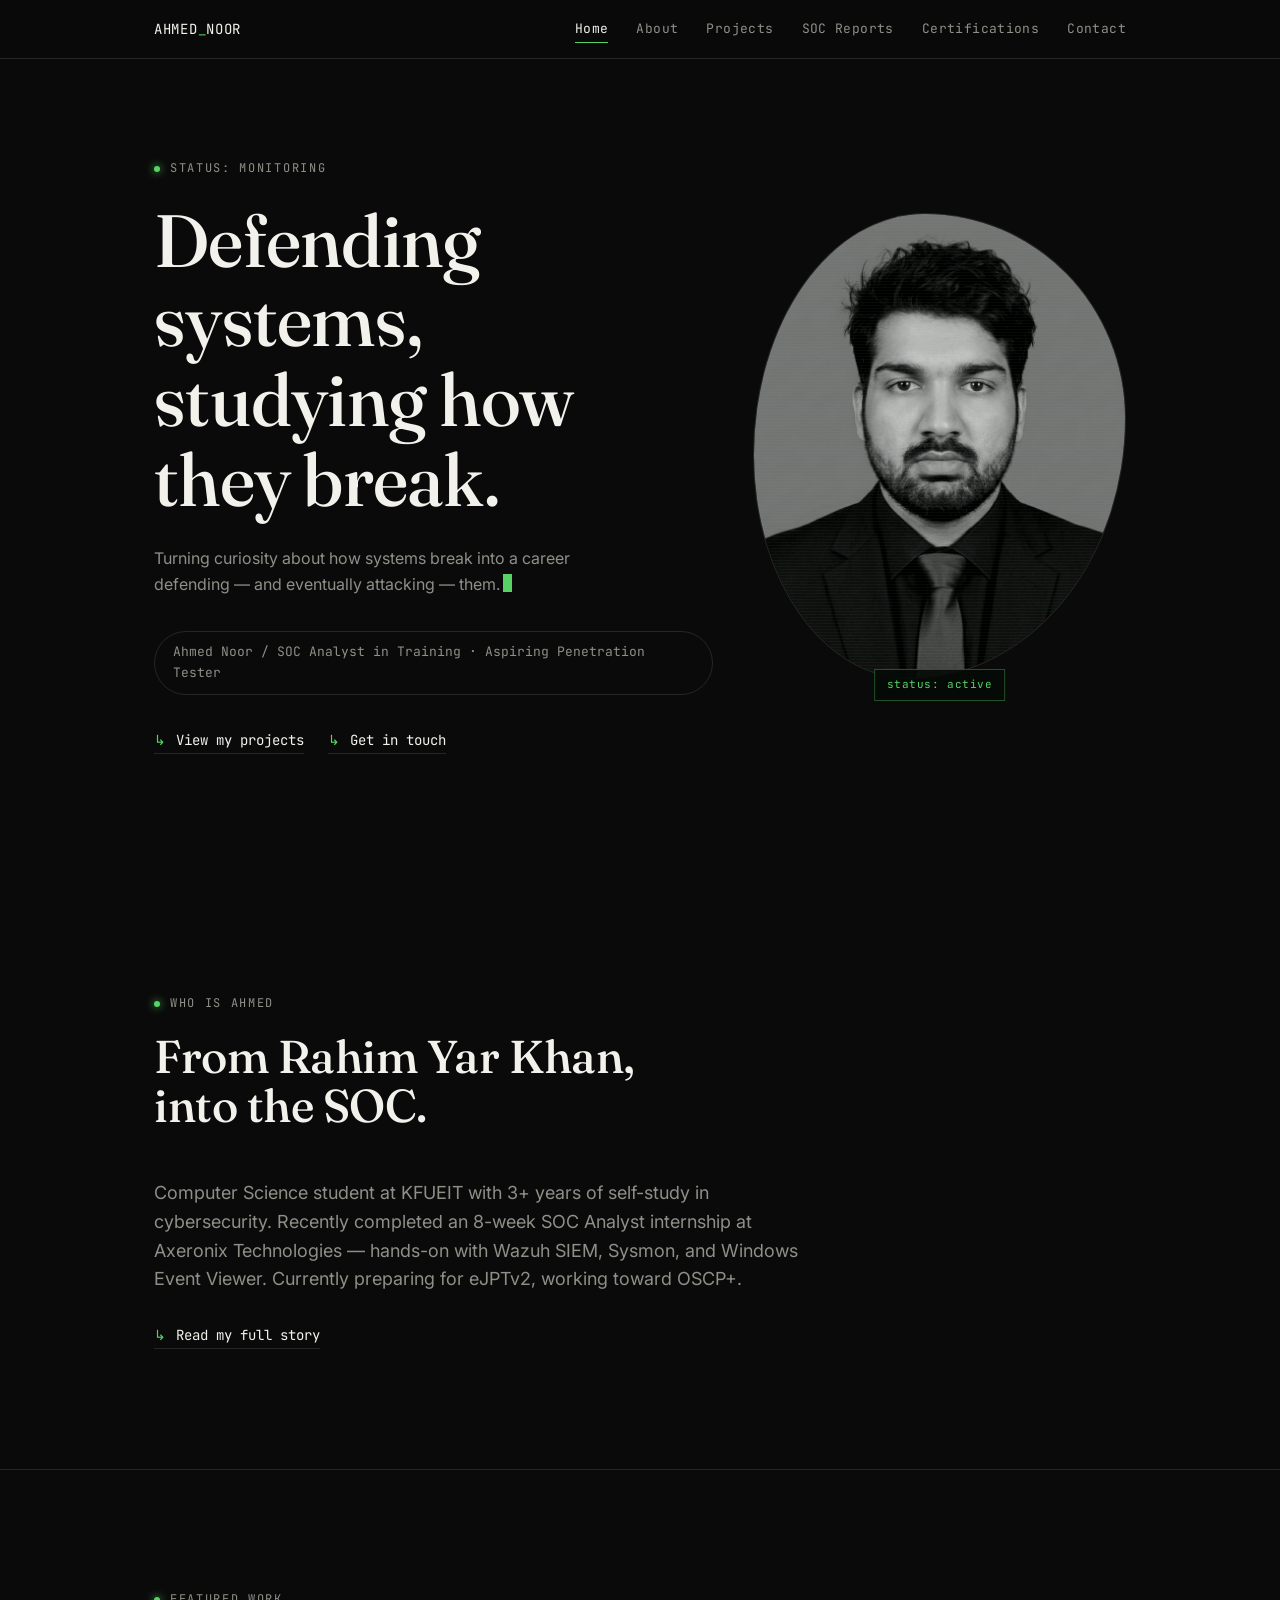
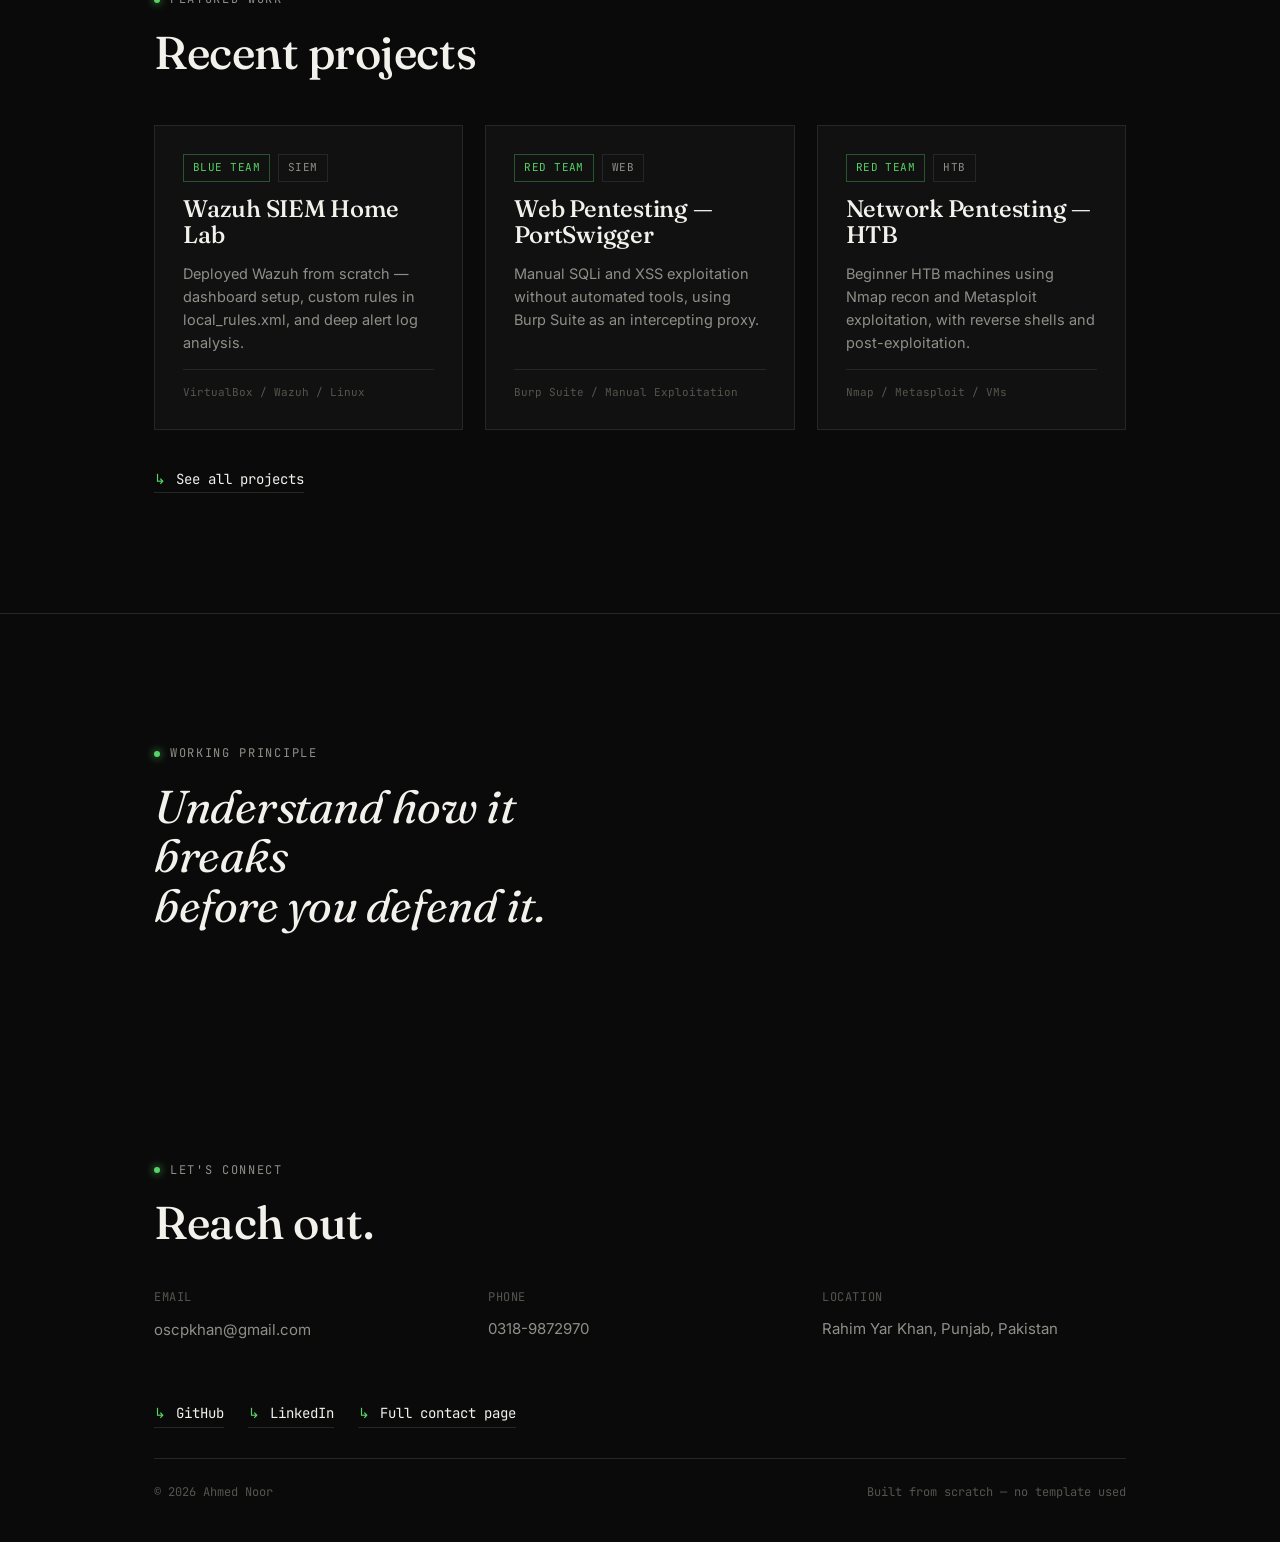
<file: index.html>
<!DOCTYPE html>
<html lang="en">
<head>
<meta charset="UTF-8">
<meta name="viewport" content="width=device-width, initial-scale=1.0">
<title>Ahmed Noor — SOC Analyst in Training</title>
<link rel="stylesheet" href="css/style.css">
</head>
<body>

<header class="site-nav">
  <div class="nav-inner">
    <a href="index.html" class="nav-logo">AHMED<span>_</span>NOOR</a>
    <nav>
      <ul class="nav-links">
        <li><a href="index.html">Home</a></li>
        <li><a href="about.html">About</a></li>
        <li><a href="projects.html">Projects</a></li>
        <li><a href="soc-reports.html">SOC Reports</a></li>
        <li><a href="certifications.html">Certifications</a></li>
        <li><a href="contact.html">Contact</a></li>
      </ul>
    </nav>
    <button class="nav-toggle">MENU</button>
  </div>
</header>

<main class="wrap">

  <section class="hero" style="border-bottom:none;">
    <div>
      <div class="eyebrow">status: monitoring</div>
      <h1>Defending<br>systems,<br>studying how<br>they break.</h1>
      <p class="tagline">Turning curiosity about how systems break into a career defending — and eventually attacking — them.<span class="cursor"></span></p>
      <div class="role-pill">Ahmed Noor / SOC Analyst in Training · Aspiring Penetration Tester</div>
      <div style="margin-top:34px; display:flex; gap:24px; flex-wrap:wrap;">
        <a class="arrow-link" href="projects.html"><span class="glyph">↳</span> View my projects</a>
        <a class="arrow-link" href="contact.html"><span class="glyph">↳</span> Get in touch</a>
      </div>
    </div>
    <div class="hero-photo">
      <div class="photo-frame">
        <img src="images/profile.png" alt="Ahmed Noor">
      </div>
      <div class="scan-tag">status: active</div>
    </div>
  </section>

</main>

<section>
  <div class="wrap">
    <div class="section-head">
      <div class="eyebrow">Who is Ahmed</div>
      <h2>From Rahim Yar Khan,<br>into the SOC.</h2>
    </div>
    <p class="lede">Computer Science student at KFUEIT with 3+ years of self-study in cybersecurity. Recently completed an 8-week SOC Analyst internship at Axeronix Technologies — hands-on with Wazuh SIEM, Sysmon, and Windows Event Viewer. Currently preparing for eJPTv2, working toward OSCP+.</p>
    <div style="margin-top:28px;">
      <a class="arrow-link" href="about.html"><span class="glyph">↳</span> Read my full story</a>
    </div>
  </div>
</section>

<section>
  <div class="wrap">
    <div class="section-head">
      <div class="eyebrow">Featured Work</div>
      <h2>Recent projects</h2>
    </div>
    <div class="grid cols-3">
      <div class="card">
        <div class="tag-row"><span class="tag status-live">Blue Team</span><span class="tag">SIEM</span></div>
        <h3>Wazuh SIEM Home Lab</h3>
        <p>Deployed Wazuh from scratch — dashboard setup, custom rules in local_rules.xml, and deep alert log analysis.</p>
        <div class="card-meta">VirtualBox / Wazuh / Linux</div>
      </div>
      <div class="card">
        <div class="tag-row"><span class="tag status-live">Red Team</span><span class="tag">Web</span></div>
        <h3>Web Pentesting — PortSwigger</h3>
        <p>Manual SQLi and XSS exploitation without automated tools, using Burp Suite as an intercepting proxy.</p>
        <div class="card-meta">Burp Suite / Manual Exploitation</div>
      </div>
      <div class="card">
        <div class="tag-row"><span class="tag status-live">Red Team</span><span class="tag">HTB</span></div>
        <h3>Network Pentesting — HTB</h3>
        <p>Beginner HTB machines using Nmap recon and Metasploit exploitation, with reverse shells and post-exploitation.</p>
        <div class="card-meta">Nmap / Metasploit / VMs</div>
      </div>
    </div>
    <div style="margin-top:36px;">
      <a class="arrow-link" href="projects.html"><span class="glyph">↳</span> See all projects</a>
    </div>
  </div>
</section>

<section class="statement" style="border-bottom:none;">
  <div class="wrap">
    <div class="eyebrow">Working principle</div>
    <h2 style="margin-top:18px;">Understand how it breaks<br>before you defend it.</h2>
  </div>
</section>

<footer>
  <div class="wrap">
    <div class="section-head" style="margin-bottom:24px;">
      <div class="eyebrow">Let's connect</div>
      <h2>Reach out.</h2>
    </div>
    <div class="contact-grid">
      <div>
        <div class="label">Email</div>
        <a class="value" href="mailto:oscpkhan@gmail.com">oscpkhan@gmail.com</a>
      </div>
      <div>
        <div class="label">Phone</div>
        <div class="value">0318-9872970</div>
      </div>
      <div>
        <div class="label">Location</div>
        <div class="value">Rahim Yar Khan, Punjab, Pakistan</div>
      </div>
    </div>
    <div style="display:flex; gap:24px; flex-wrap:wrap; margin-bottom:30px;">
      <a class="arrow-link" href="https://github.com/AhmedNoo00R" target="_blank" rel="noopener"><span class="glyph">↳</span> GitHub</a>
      <a class="arrow-link" href="https://www.linkedin.com/in/ahmed-n000r" target="_blank" rel="noopener"><span class="glyph">↳</span> LinkedIn</a>
      <a class="arrow-link" href="contact.html"><span class="glyph">↳</span> Full contact page</a>
    </div>
    <div class="foot-bottom">
      <span>© 2026 Ahmed Noor</span>
      <span>Built from scratch — no template used</span>
    </div>
  </div>
</footer>

<script src="js/script.js"></script>
</body>
</html>
</file>
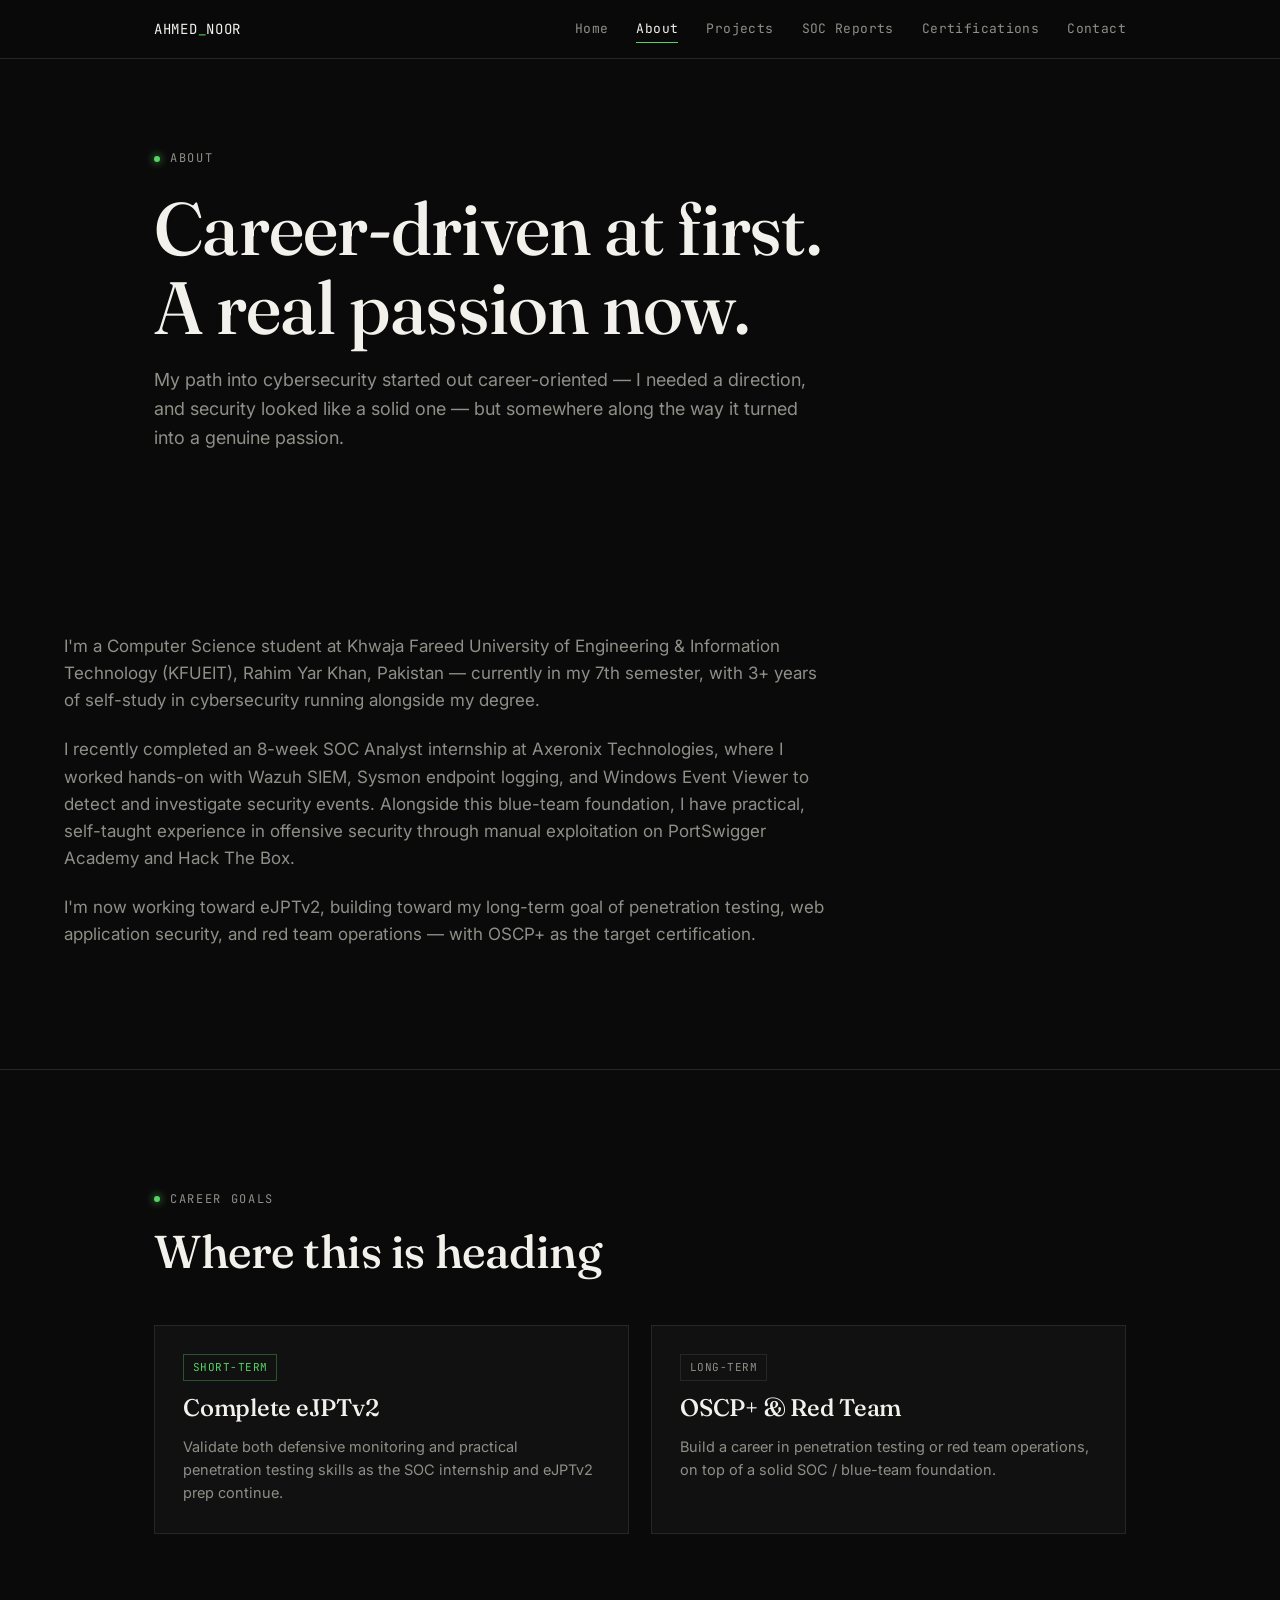
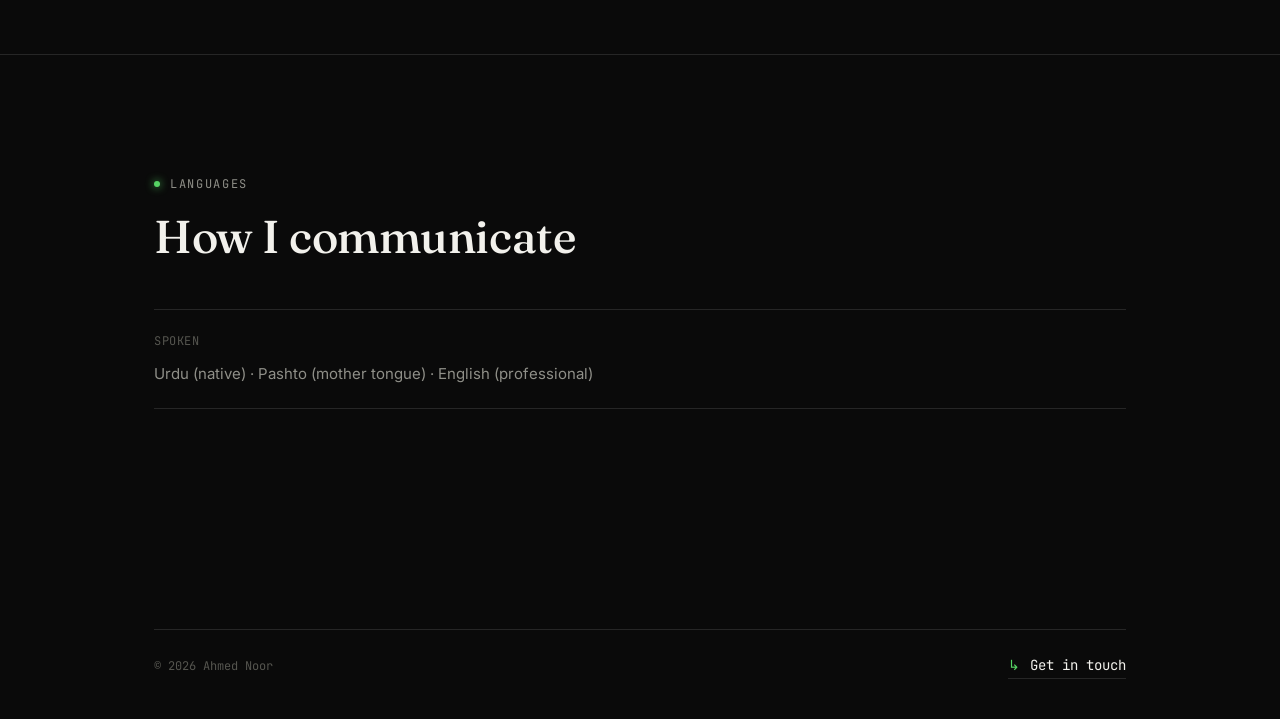
<file: about.html>
<!DOCTYPE html>
<html lang="en">
<head>
<meta charset="UTF-8">
<meta name="viewport" content="width=device-width, initial-scale=1.0">
<title>About — Ahmed Noor</title>
<link rel="stylesheet" href="css/style.css">
</head>
<body>

<header class="site-nav">
  <div class="nav-inner">
    <a href="index.html" class="nav-logo">AHMED<span>_</span>NOOR</a>
    <nav>
      <ul class="nav-links">
        <li><a href="index.html">Home</a></li>
        <li><a href="about.html">About</a></li>
        <li><a href="projects.html">Projects</a></li>
        <li><a href="soc-reports.html">SOC Reports</a></li>
        <li><a href="certifications.html">Certifications</a></li>
        <li><a href="contact.html">Contact</a></li>
      </ul>
    </nav>
    <button class="nav-toggle">MENU</button>
  </div>
</header>

<main class="wrap">

  <section class="page-hero" style="border-bottom:none;">
    <div class="eyebrow">About</div>
    <h1>Career-driven at first.<br>A real passion now.</h1>
    <p class="lede">My path into cybersecurity started out career-oriented — I needed a direction, and security looked like a solid one — but somewhere along the way it turned into a genuine passion.</p>
  </section>

</main>

<section>
  <div class="wrap" style="max-width:760px; padding-left:0; padding-right:0; margin-left:var(--pad); margin-right:var(--pad);">
    <p style="font-size:17px; color:var(--ink-dim); margin-bottom:22px;">
      I'm a Computer Science student at Khwaja Fareed University of Engineering & Information Technology (KFUEIT), Rahim Yar Khan, Pakistan — currently in my 7th semester, with 3+ years of self-study in cybersecurity running alongside my degree.
    </p>
    <p style="font-size:17px; color:var(--ink-dim); margin-bottom:22px;">
      I recently completed an 8-week SOC Analyst internship at Axeronix Technologies, where I worked hands-on with Wazuh SIEM, Sysmon endpoint logging, and Windows Event Viewer to detect and investigate security events. Alongside this blue-team foundation, I have practical, self-taught experience in offensive security through manual exploitation on PortSwigger Academy and Hack The Box.
    </p>
    <p style="font-size:17px; color:var(--ink-dim);">
      I'm now working toward eJPTv2, building toward my long-term goal of penetration testing, web application security, and red team operations — with OSCP+ as the target certification.
    </p>
  </div>
</section>

<section>
  <div class="wrap">
    <div class="section-head">
      <div class="eyebrow">Career goals</div>
      <h2>Where this is heading</h2>
    </div>
    <div class="grid cols-2">
      <div class="card">
        <div class="tag-row"><span class="tag status-live">Short-term</span></div>
        <h3>Complete eJPTv2</h3>
        <p>Validate both defensive monitoring and practical penetration testing skills as the SOC internship and eJPTv2 prep continue.</p>
      </div>
      <div class="card">
        <div class="tag-row"><span class="tag">Long-term</span></div>
        <h3>OSCP+ &amp; Red Team</h3>
        <p>Build a career in penetration testing or red team operations, on top of a solid SOC / blue-team foundation.</p>
      </div>
    </div>
  </div>
</section>

<section style="border-bottom:none;">
  <div class="wrap">
    <div class="section-head">
      <div class="eyebrow">Languages</div>
      <h2>How I communicate</h2>
    </div>
    <div class="skill-block">
      <div class="skill-label">Spoken</div>
      <div class="skill-items">Urdu (native) · Pashto (mother tongue) · English (professional)</div>
    </div>
  </div>
</section>

<footer>
  <div class="wrap">
    <div class="foot-bottom">
      <span>© 2026 Ahmed Noor</span>
      <a class="arrow-link" href="contact.html"><span class="glyph">↳</span> Get in touch</a>
    </div>
  </div>
</footer>

<script src="js/script.js"></script>
</body>
</html>
</file>
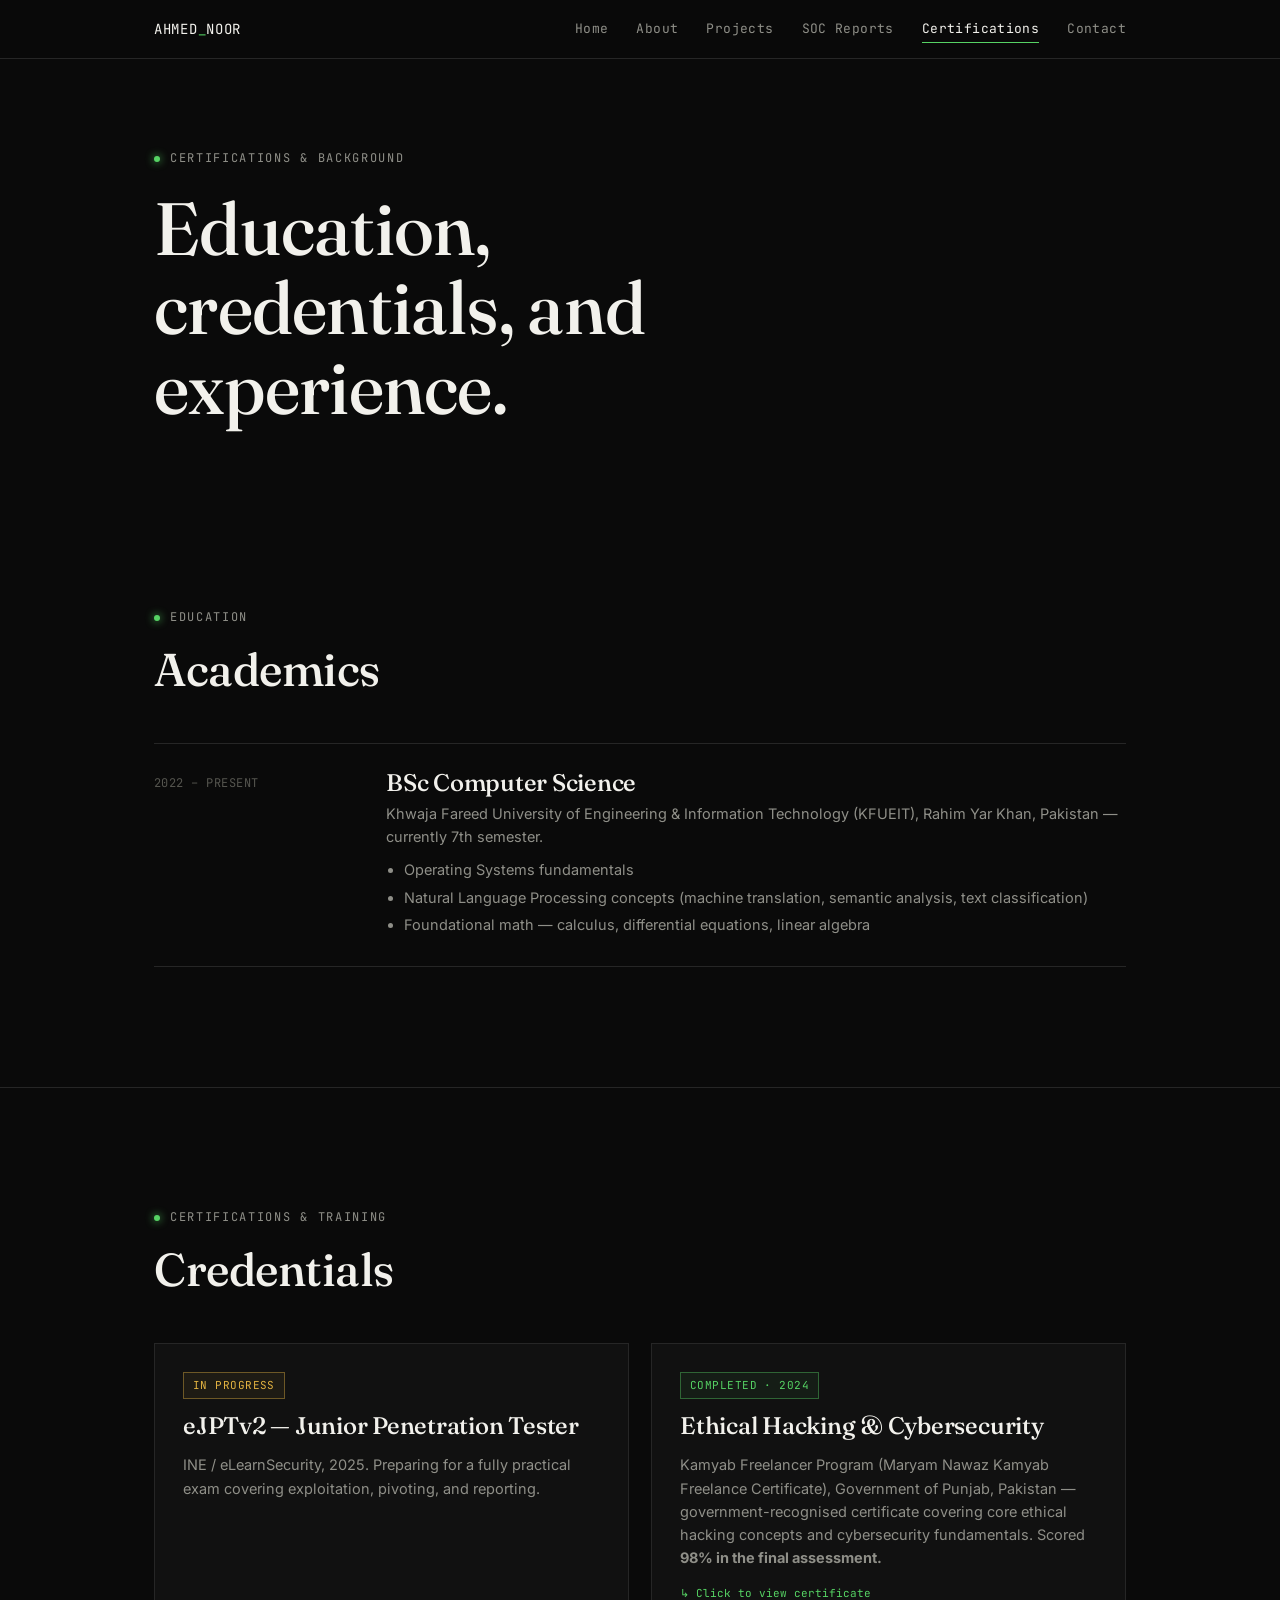
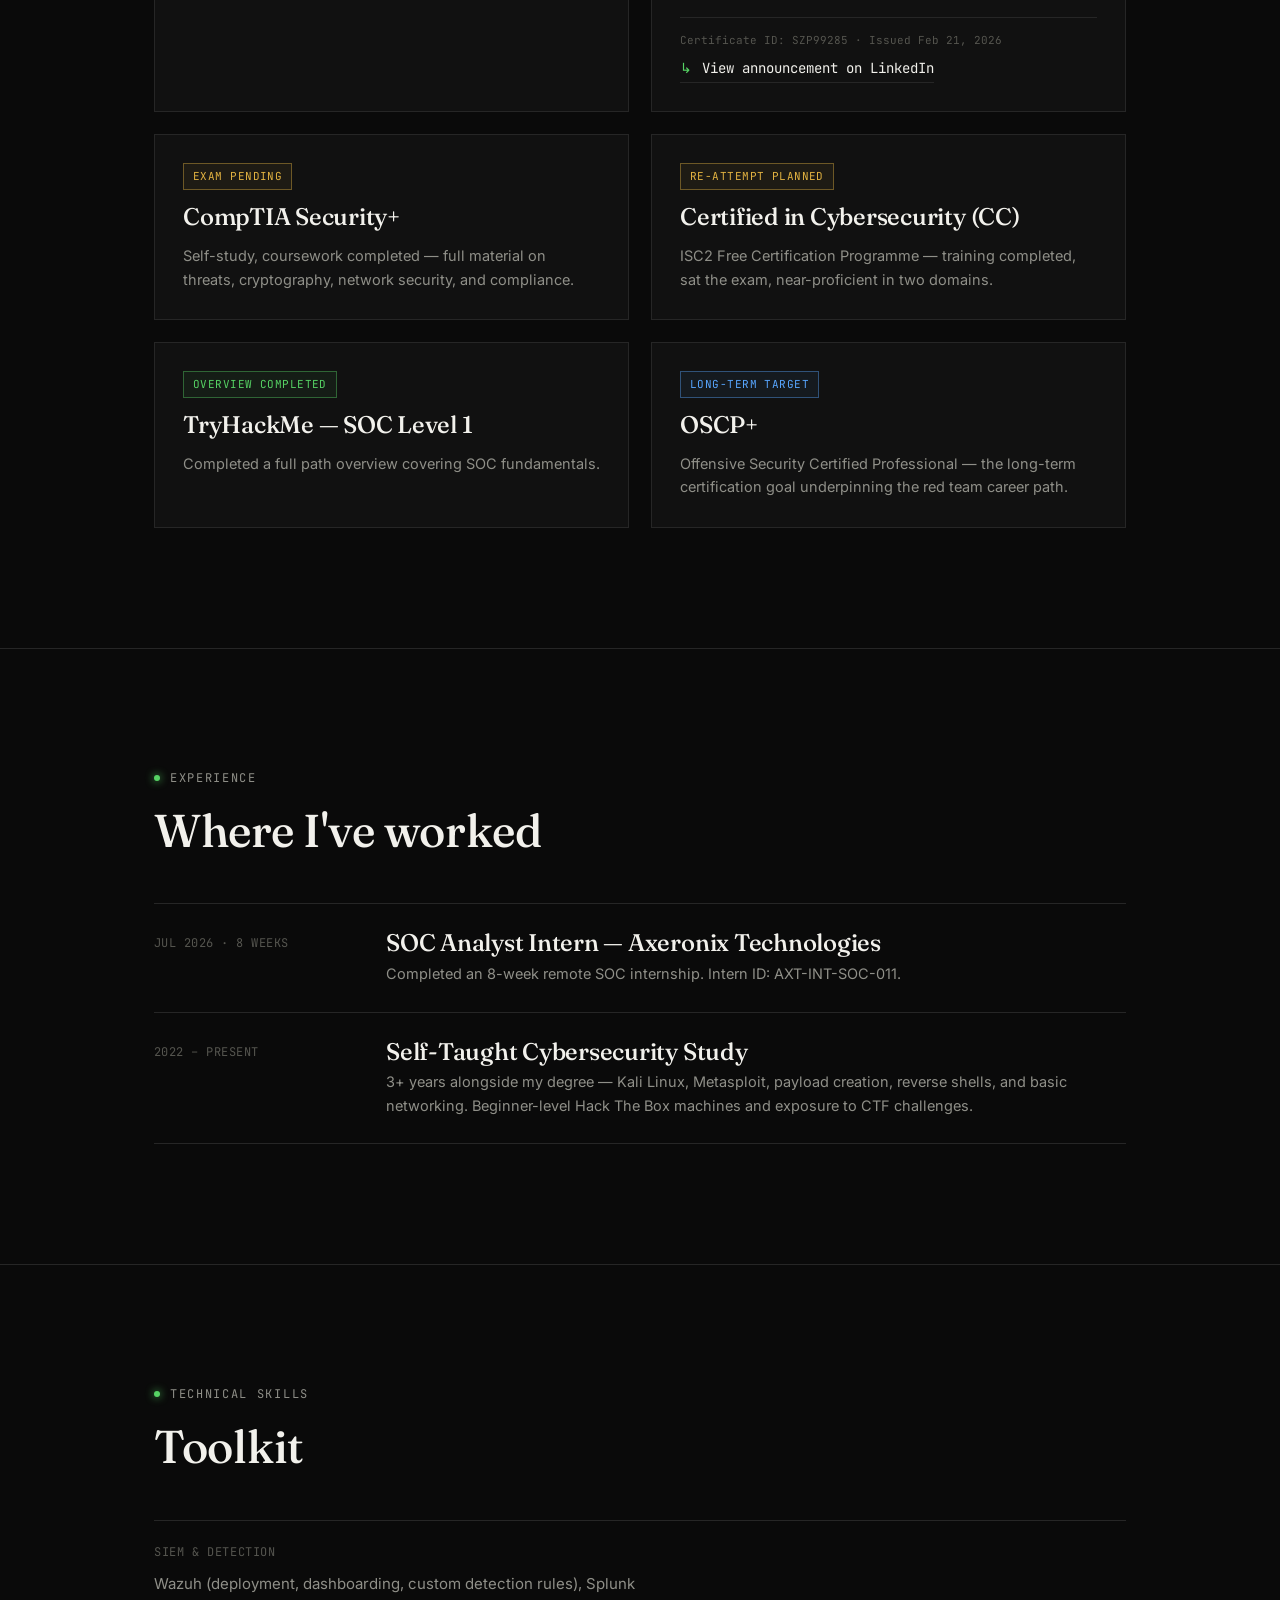
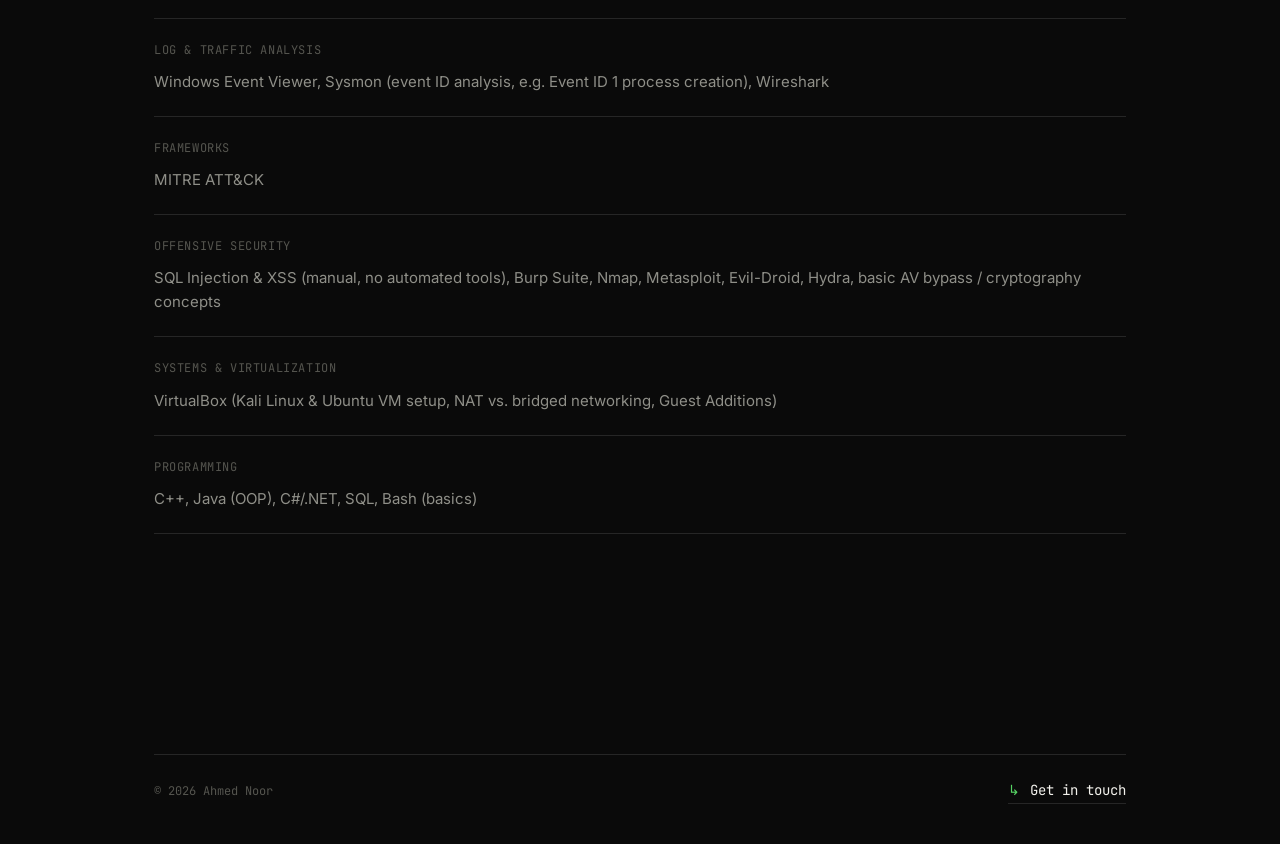
<file: certifications.html>
<!DOCTYPE html>
<html lang="en">
<head>
<meta charset="UTF-8">
<meta name="viewport" content="width=device-width, initial-scale=1.0">
<title>Certifications — Ahmed Noor</title>
<link rel="stylesheet" href="css/style.css">
</head>
<body>

<header class="site-nav">
  <div class="nav-inner">
    <a href="index.html" class="nav-logo">AHMED<span>_</span>NOOR</a>
    <nav>
      <ul class="nav-links">
        <li><a href="index.html">Home</a></li>
        <li><a href="about.html">About</a></li>
        <li><a href="projects.html">Projects</a></li>
        <li><a href="soc-reports.html">SOC Reports</a></li>
        <li><a href="certifications.html">Certifications</a></li>
        <li><a href="contact.html">Contact</a></li>
      </ul>
    </nav>
    <button class="nav-toggle">MENU</button>
  </div>
</header>

<main class="wrap">
  <section class="page-hero" style="border-bottom:none;">
    <div class="eyebrow">Certifications &amp; Background</div>
    <h1>Education,<br>credentials, and<br>experience.</h1>
  </section>
</main>

<section>
  <div class="wrap">
    <div class="section-head">
      <div class="eyebrow">Education</div>
      <h2>Academics</h2>
    </div>
    <div class="rows">
      <div class="row">
        <div class="row-label">2022 – Present</div>
        <div>
          <h3>BSc Computer Science</h3>
          <p>Khwaja Fareed University of Engineering &amp; Information Technology (KFUEIT), Rahim Yar Khan, Pakistan — currently 7th semester.</p>
          <ul>
            <li>Operating Systems fundamentals</li>
            <li>Natural Language Processing concepts (machine translation, semantic analysis, text classification)</li>
            <li>Foundational math — calculus, differential equations, linear algebra</li>
          </ul>
        </div>
      </div>
    </div>
  </div>
</section>

<section>
  <div class="wrap">
    <div class="section-head">
      <div class="eyebrow">Certifications &amp; Training</div>
      <h2>Credentials</h2>
    </div>
    <div class="grid cols-2">
      <div class="card">
        <div class="tag-row"><span class="tag status-progress">In Progress</span></div>
        <h3>eJPTv2 — Junior Penetration Tester</h3>
        <p>INE / eLearnSecurity, 2025. Preparing for a fully practical exam covering exploitation, pivoting, and reporting.</p>
      </div>
      <div class="card clickable" onclick="openLightbox()">
        <div class="tag-row"><span class="tag status-complete">Completed · 2024</span></div>
        <h3>Ethical Hacking &amp; Cybersecurity</h3>
        <p>Kamyab Freelancer Program (Maryam Nawaz Kamyab Freelance Certificate), Government of Punjab, Pakistan — government-recognised certificate covering core ethical hacking concepts and cybersecurity fundamentals. Scored <strong>98% in the final assessment.</strong></p>
        <div class="view-hint">↳ Click to view certificate</div>
        <div class="card-meta">
          Certificate ID: SZP99285 · Issued Feb 21, 2026<br>
          <a class="arrow-link" href="https://www.linkedin.com/posts/ahmed-n000r_excited-to-share-that-ive-officially-earned-share-7433943222076395520-OPWC/?utm_source=share&utm_medium=member_desktop&rcm=ACoAAGN_bpYBNxmHY14edEUFITm764o-_lpaujk" target="_blank" rel="noopener" onclick="event.stopPropagation()" style="margin-top:8px; display:inline-flex;"><span class="glyph">↳</span> View announcement on LinkedIn</a>
        </div>
      </div>
      <div class="card">
        <div class="tag-row"><span class="tag status-pending">Exam Pending</span></div>
        <h3>CompTIA Security+</h3>
        <p>Self-study, coursework completed — full material on threats, cryptography, network security, and compliance.</p>
      </div>
      <div class="card">
        <div class="tag-row"><span class="tag status-planned">Re-attempt Planned</span></div>
        <h3>Certified in Cybersecurity (CC)</h3>
        <p>ISC2 Free Certification Programme — training completed, sat the exam, near-proficient in two domains.</p>
      </div>
      <div class="card">
        <div class="tag-row"><span class="tag status-complete">Overview Completed</span></div>
        <h3>TryHackMe — SOC Level 1</h3>
        <p>Completed a full path overview covering SOC fundamentals.</p>
      </div>
      <div class="card">
        <div class="tag-row"><span class="tag status-longterm">Long-Term Target</span></div>
        <h3>OSCP+</h3>
        <p>Offensive Security Certified Professional — the long-term certification goal underpinning the red team career path.</p>
      </div>
    </div>
  </div>
</section>

<section>
  <div class="wrap">
    <div class="section-head">
      <div class="eyebrow">Experience</div>
      <h2>Where I've worked</h2>
    </div>
    <div class="rows">
      <div class="row">
        <div class="row-label">Jul 2026 · 8 weeks</div>
        <div>
          <h3>SOC Analyst Intern — Axeronix Technologies</h3>
          <p>Completed an 8-week remote SOC internship. Intern ID: AXT-INT-SOC-011.</p>
        </div>
      </div>
      <div class="row">
        <div class="row-label">2022 – Present</div>
        <div>
          <h3>Self-Taught Cybersecurity Study</h3>
          <p>3+ years alongside my degree — Kali Linux, Metasploit, payload creation, reverse shells, and basic networking. Beginner-level Hack The Box machines and exposure to CTF challenges.</p>
        </div>
      </div>
    </div>
  </div>
</section>

<section style="border-bottom:none;">
  <div class="wrap">
    <div class="section-head">
      <div class="eyebrow">Technical Skills</div>
      <h2>Toolkit</h2>
    </div>
    <div class="skill-block">
      <div class="skill-label">SIEM &amp; Detection</div>
      <div class="skill-items">Wazuh (deployment, dashboarding, custom detection rules), Splunk</div>
    </div>
    <div class="skill-block">
      <div class="skill-label">Log &amp; Traffic Analysis</div>
      <div class="skill-items">Windows Event Viewer, Sysmon (event ID analysis, e.g. Event ID 1 process creation), Wireshark</div>
    </div>
    <div class="skill-block">
      <div class="skill-label">Frameworks</div>
      <div class="skill-items">MITRE ATT&amp;CK</div>
    </div>
    <div class="skill-block">
      <div class="skill-label">Offensive Security</div>
      <div class="skill-items">SQL Injection &amp; XSS (manual, no automated tools), Burp Suite, Nmap, Metasploit, Evil-Droid, Hydra, basic AV bypass / cryptography concepts</div>
    </div>
    <div class="skill-block">
      <div class="skill-label">Systems &amp; Virtualization</div>
      <div class="skill-items">VirtualBox (Kali Linux &amp; Ubuntu VM setup, NAT vs. bridged networking, Guest Additions)</div>
    </div>
    <div class="skill-block">
      <div class="skill-label">Programming</div>
      <div class="skill-items">C++, Java (OOP), C#/.NET, SQL, Bash (basics)</div>
    </div>
  </div>
</section>

<footer>
  <div class="wrap">
    <div class="foot-bottom">
      <span>© 2026 Ahmed Noor</span>
      <a class="arrow-link" href="contact.html"><span class="glyph">↳</span> Get in touch</a>
    </div>
  </div>
</footer>

<div class="lightbox" id="cert-lightbox">
  <button class="lightbox-close" onclick="closeLightbox()">✕ Close</button>
  <img src="images/kamyab-certificate.jpg" alt="Ethical Hacking & Cybersecurity Certificate — Kamyab Freelancer Program">
</div>

<script>
function openLightbox(){
  document.getElementById('cert-lightbox').classList.add('open');
}
function closeLightbox(){
  document.getElementById('cert-lightbox').classList.remove('open');
}
document.getElementById('cert-lightbox').addEventListener('click', function(e){
  if(e.target === this) closeLightbox();
});
</script>

<script src="js/script.js"></script>
</body>
</html>
</file>
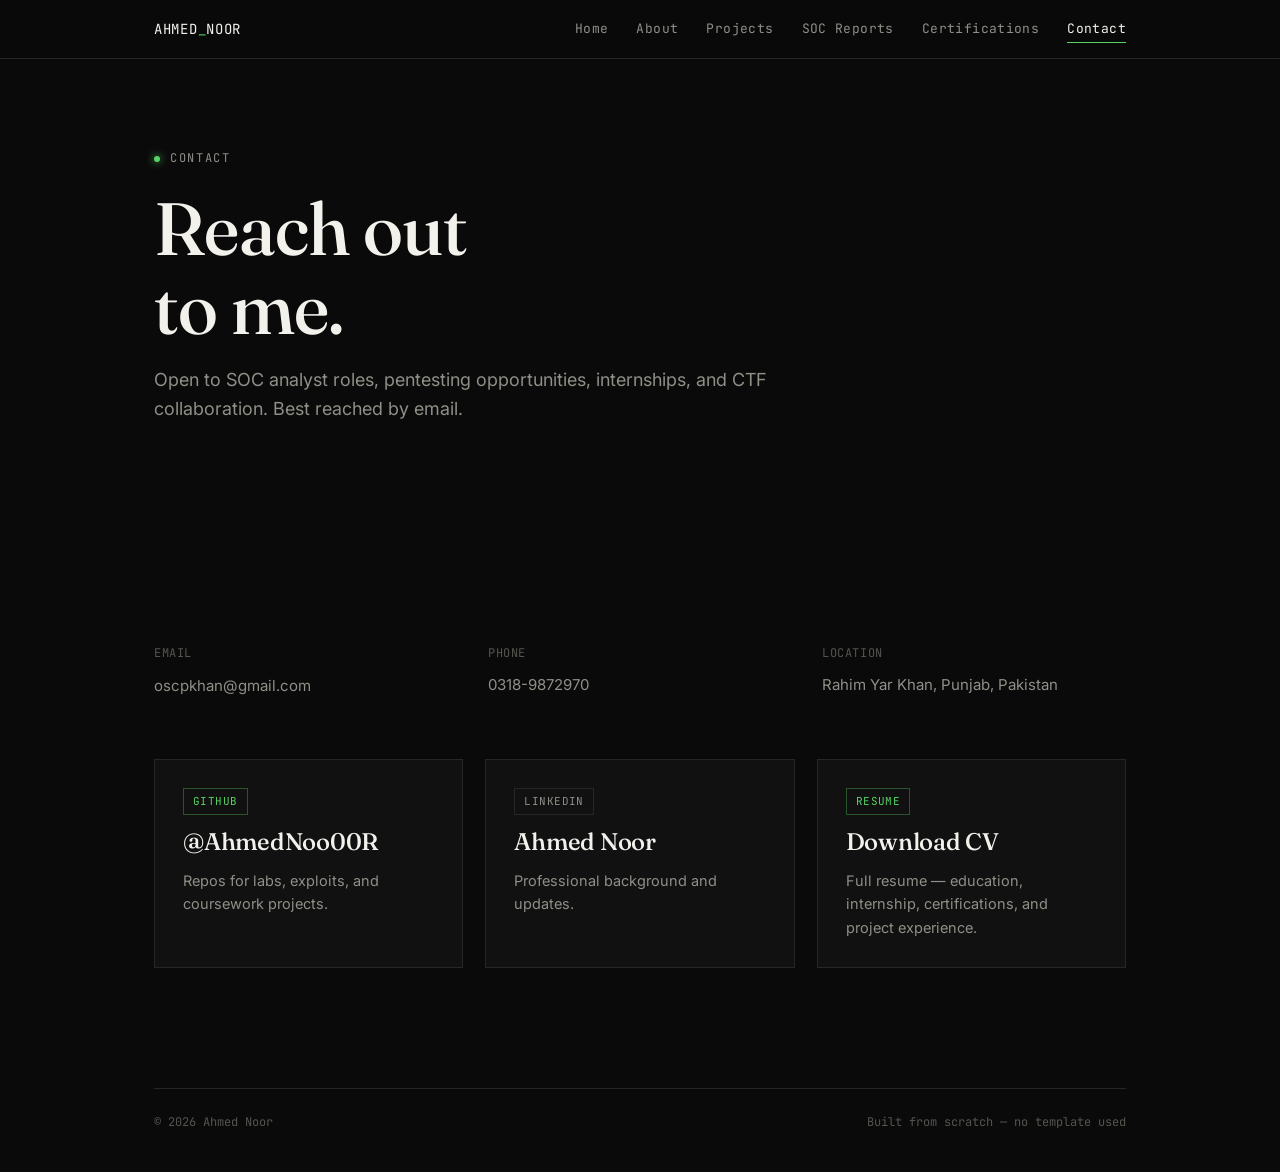
<file: contact.html>
<!DOCTYPE html>
<html lang="en">
<head>
<meta charset="UTF-8">
<meta name="viewport" content="width=device-width, initial-scale=1.0">
<title>Contact — Ahmed Noor</title>
<link rel="stylesheet" href="css/style.css">
</head>
<body>

<header class="site-nav">
  <div class="nav-inner">
    <a href="index.html" class="nav-logo">AHMED<span>_</span>NOOR</a>
    <nav>
      <ul class="nav-links">
        <li><a href="index.html">Home</a></li>
        <li><a href="about.html">About</a></li>
        <li><a href="projects.html">Projects</a></li>
        <li><a href="soc-reports.html">SOC Reports</a></li>
        <li><a href="certifications.html">Certifications</a></li>
        <li><a href="contact.html">Contact</a></li>
      </ul>
    </nav>
    <button class="nav-toggle">MENU</button>
  </div>
</header>

<main class="wrap">
  <section class="page-hero" style="border-bottom:none;">
    <div class="eyebrow">Contact</div>
    <h1>Reach out<br>to me.</h1>
    <p class="lede">Open to SOC analyst roles, pentesting opportunities, internships, and CTF collaboration. Best reached by email.</p>
  </section>
</main>

<section style="border-bottom:none;">
  <div class="wrap">
    <div class="contact-grid">
      <div>
        <div class="label">Email</div>
        <a class="value" href="mailto:oscpkhan@gmail.com">oscpkhan@gmail.com</a>
      </div>
      <div>
        <div class="label">Phone</div>
        <div class="value">0318-9872970</div>
      </div>
      <div>
        <div class="label">Location</div>
        <div class="value">Rahim Yar Khan, Punjab, Pakistan</div>
      </div>
    </div>

    <div class="grid cols-3" style="margin-top:20px;">
      <a class="card" href="https://github.com/AhmedNoo00R" target="_blank" rel="noopener">
        <div class="tag-row"><span class="tag status-live">GitHub</span></div>
        <h3>@AhmedNoo00R</h3>
        <p>Repos for labs, exploits, and coursework projects.</p>
      </a>
      <a class="card" href="https://www.linkedin.com/in/ahmed-n000r" target="_blank" rel="noopener">
        <div class="tag-row"><span class="tag">LinkedIn</span></div>
        <h3>Ahmed Noor</h3>
        <p>Professional background and updates.</p>
      </a>
      <a class="card" href="files/Ahmed_Noor_CV.pdf" download>
        <div class="tag-row"><span class="tag status-live">Resume</span></div>
        <h3>Download CV</h3>
        <p>Full resume — education, internship, certifications, and project experience.</p>
      </a>
    </div>
  </div>
</section>

<footer style="padding-top:0;">
  <div class="wrap">
    <div class="foot-bottom">
      <span>© 2026 Ahmed Noor</span>
      <span>Built from scratch — no template used</span>
    </div>
  </div>
</footer>

<script src="js/script.js"></script>
</body>
</html>
</file>
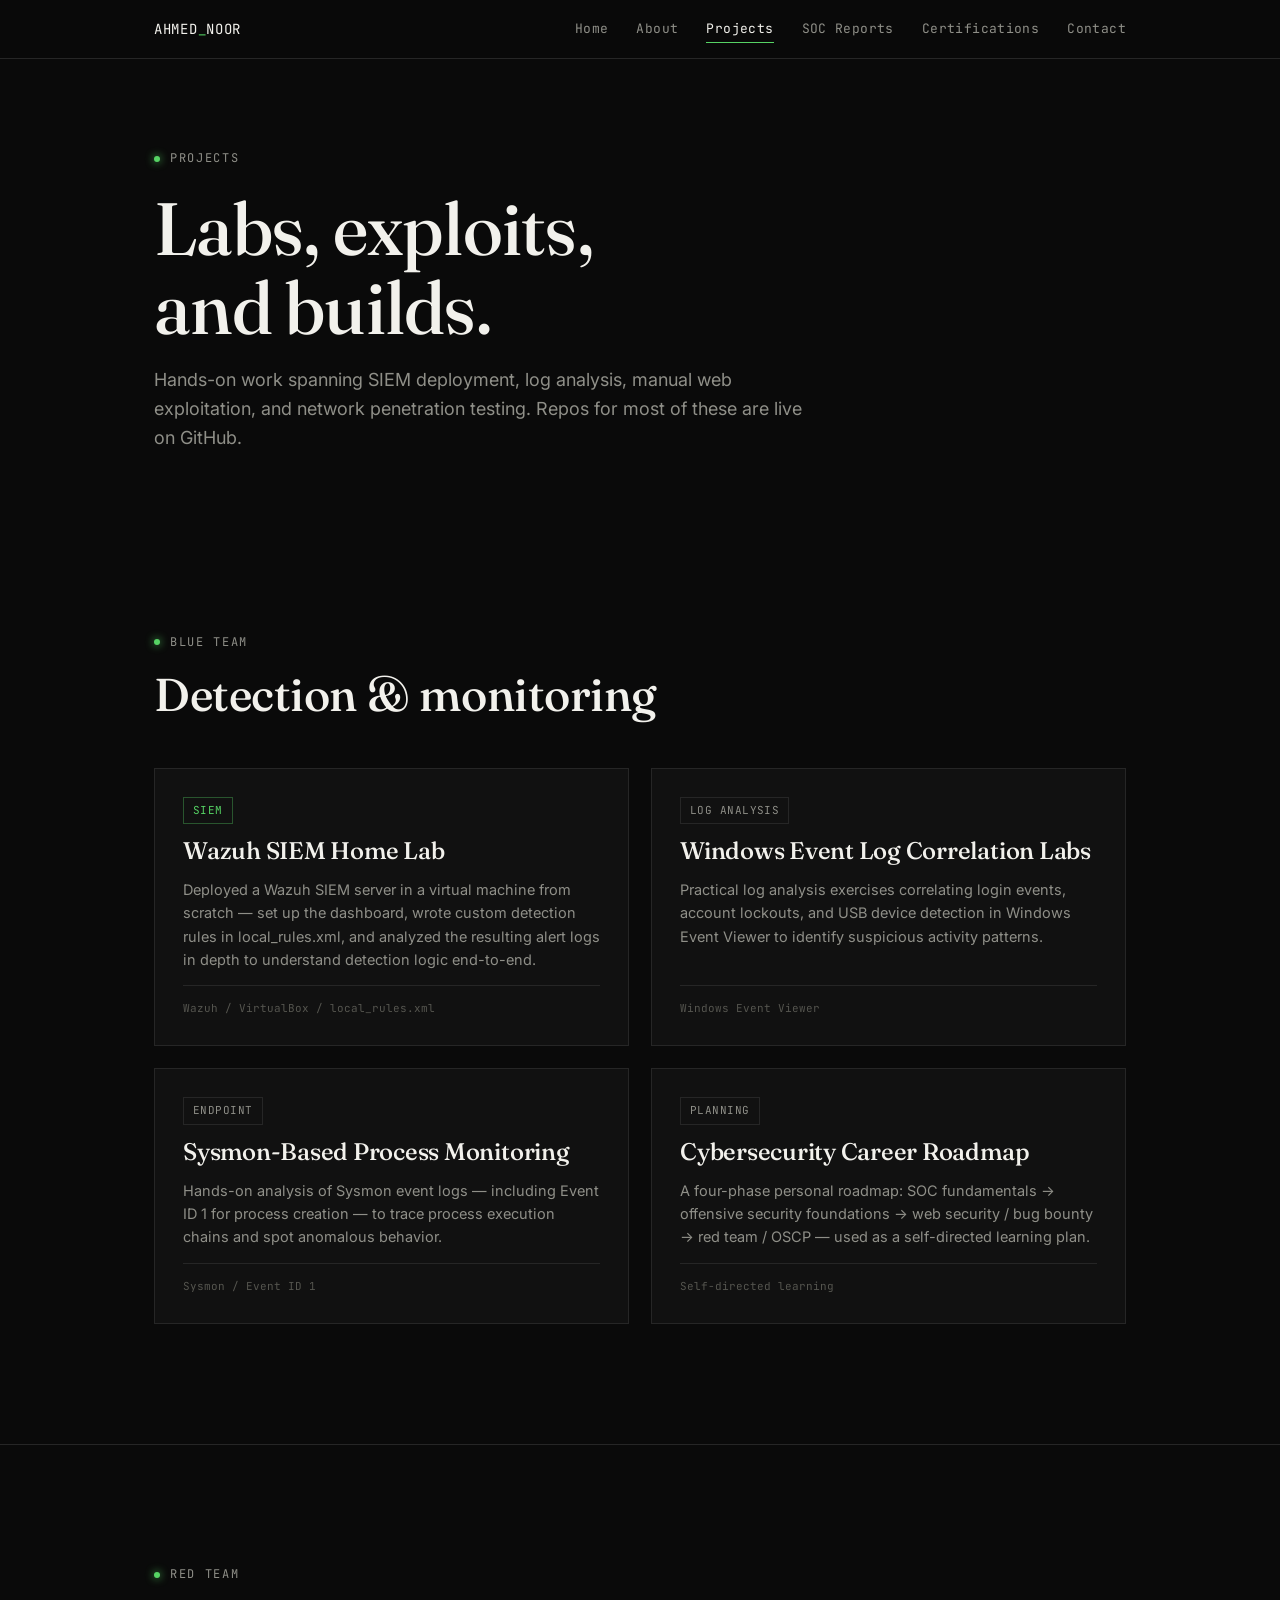
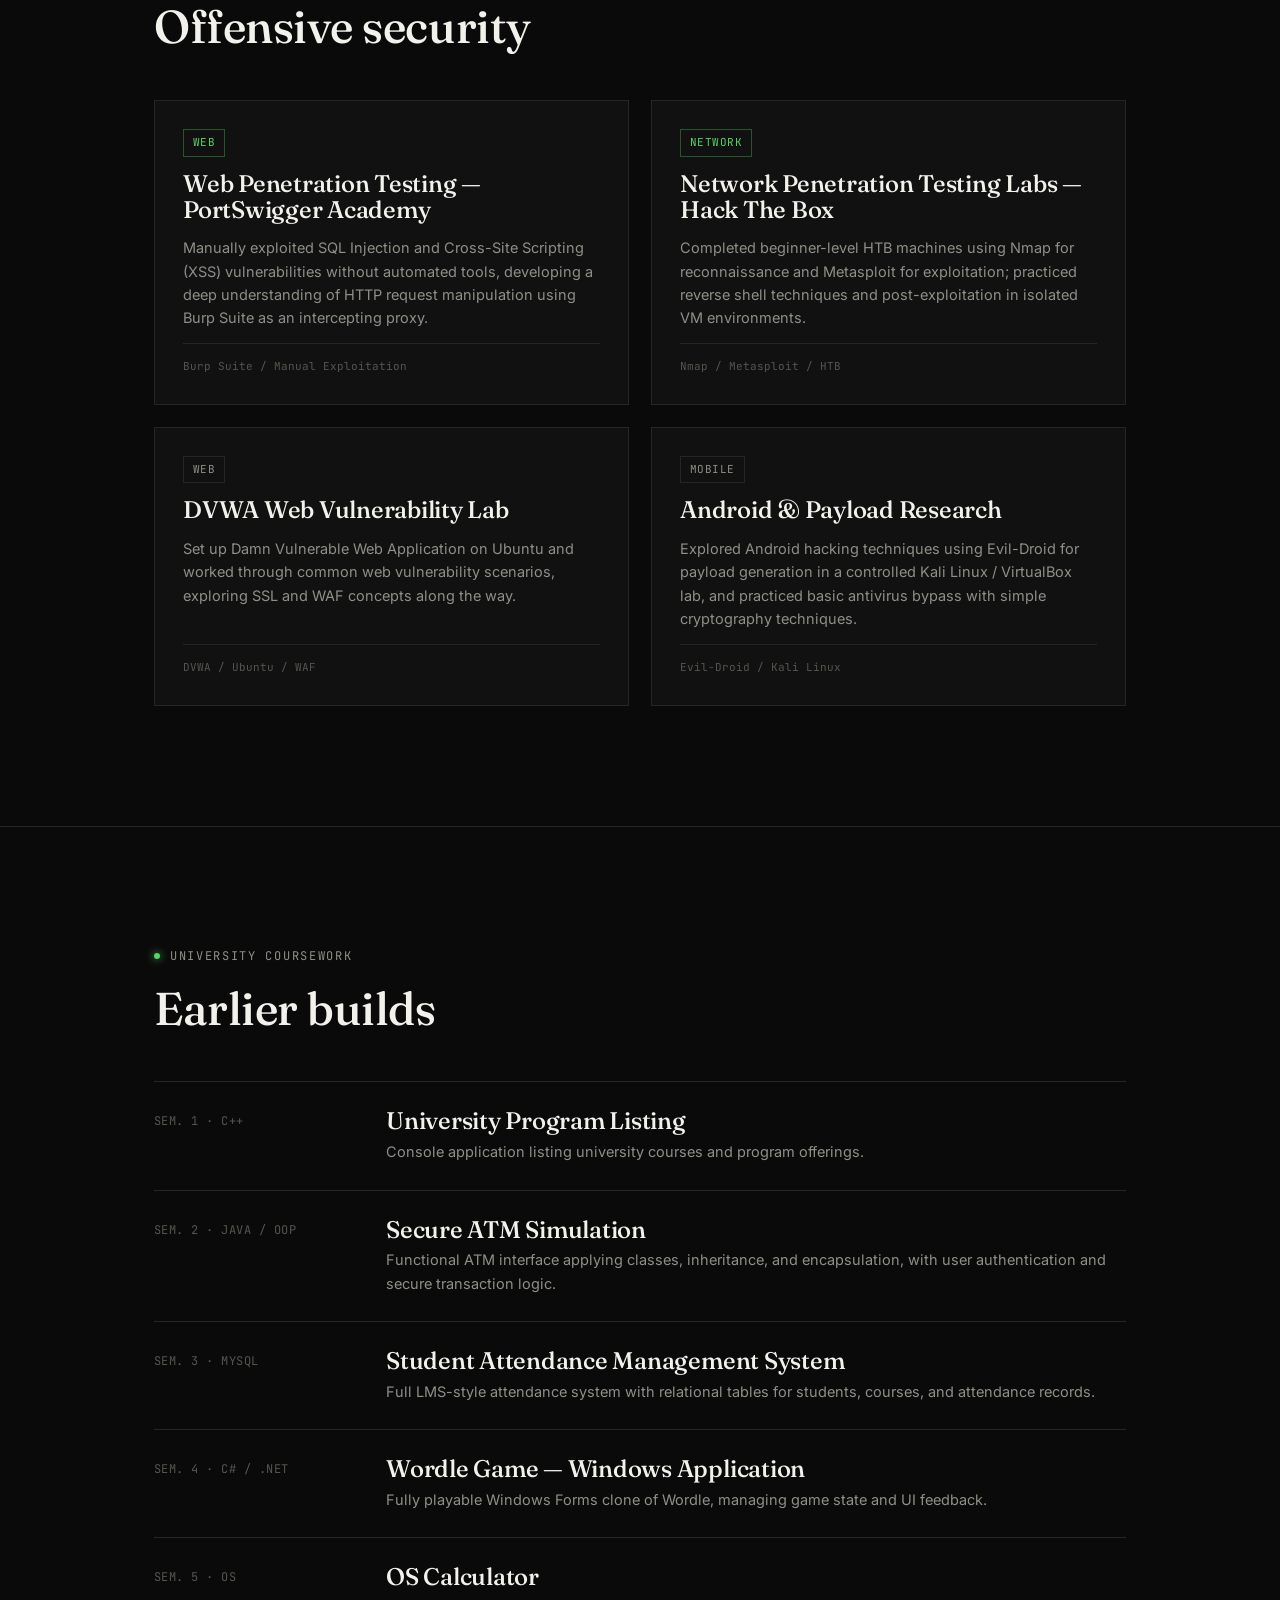
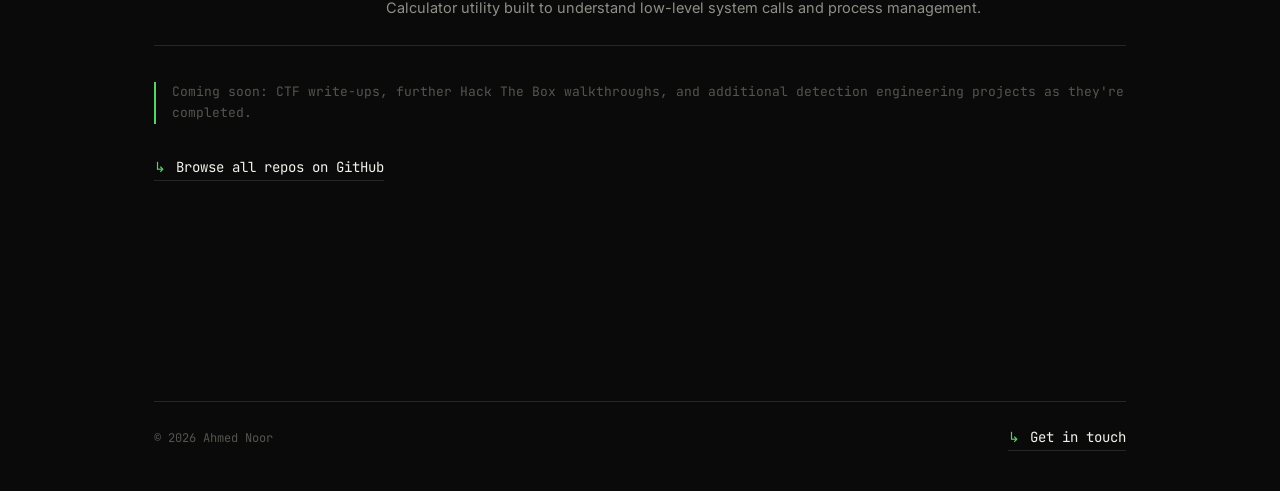
<file: projects.html>
<!DOCTYPE html>
<html lang="en">
<head>
<meta charset="UTF-8">
<meta name="viewport" content="width=device-width, initial-scale=1.0">
<title>Projects — Ahmed Noor</title>
<link rel="stylesheet" href="css/style.css">
</head>
<body>

<header class="site-nav">
  <div class="nav-inner">
    <a href="index.html" class="nav-logo">AHMED<span>_</span>NOOR</a>
    <nav>
      <ul class="nav-links">
        <li><a href="index.html">Home</a></li>
        <li><a href="about.html">About</a></li>
        <li><a href="projects.html">Projects</a></li>
        <li><a href="soc-reports.html">SOC Reports</a></li>
        <li><a href="certifications.html">Certifications</a></li>
        <li><a href="contact.html">Contact</a></li>
      </ul>
    </nav>
    <button class="nav-toggle">MENU</button>
  </div>
</header>

<main class="wrap">
  <section class="page-hero" style="border-bottom:none;">
    <div class="eyebrow">Projects</div>
    <h1>Labs, exploits,<br>and builds.</h1>
    <p class="lede">Hands-on work spanning SIEM deployment, log analysis, manual web exploitation, and network penetration testing. Repos for most of these are live on GitHub.</p>
  </section>
</main>

<section>
  <div class="wrap">
    <div class="section-head">
      <div class="eyebrow">Blue Team</div>
      <h2>Detection &amp; monitoring</h2>
    </div>
    <div class="grid cols-2">
      <div class="card">
        <div class="tag-row"><span class="tag status-live">SIEM</span></div>
        <h3>Wazuh SIEM Home Lab</h3>
        <p>Deployed a Wazuh SIEM server in a virtual machine from scratch — set up the dashboard, wrote custom detection rules in local_rules.xml, and analyzed the resulting alert logs in depth to understand detection logic end-to-end.</p>
        <div class="card-meta">Wazuh / VirtualBox / local_rules.xml</div>
      </div>
      <div class="card">
        <div class="tag-row"><span class="tag">Log Analysis</span></div>
        <h3>Windows Event Log Correlation Labs</h3>
        <p>Practical log analysis exercises correlating login events, account lockouts, and USB device detection in Windows Event Viewer to identify suspicious activity patterns.</p>
        <div class="card-meta">Windows Event Viewer</div>
      </div>
      <div class="card">
        <div class="tag-row"><span class="tag">Endpoint</span></div>
        <h3>Sysmon-Based Process Monitoring</h3>
        <p>Hands-on analysis of Sysmon event logs — including Event ID 1 for process creation — to trace process execution chains and spot anomalous behavior.</p>
        <div class="card-meta">Sysmon / Event ID 1</div>
      </div>
      <div class="card">
        <div class="tag-row"><span class="tag">Planning</span></div>
        <h3>Cybersecurity Career Roadmap</h3>
        <p>A four-phase personal roadmap: SOC fundamentals → offensive security foundations → web security / bug bounty → red team / OSCP — used as a self-directed learning plan.</p>
        <div class="card-meta">Self-directed learning</div>
      </div>
    </div>
  </div>
</section>

<section>
  <div class="wrap">
    <div class="section-head">
      <div class="eyebrow">Red Team</div>
      <h2>Offensive security</h2>
    </div>
    <div class="grid cols-2">
      <div class="card">
        <div class="tag-row"><span class="tag status-live">Web</span></div>
        <h3>Web Penetration Testing — PortSwigger Academy</h3>
        <p>Manually exploited SQL Injection and Cross-Site Scripting (XSS) vulnerabilities without automated tools, developing a deep understanding of HTTP request manipulation using Burp Suite as an intercepting proxy.</p>
        <div class="card-meta">Burp Suite / Manual Exploitation</div>
      </div>
      <div class="card">
        <div class="tag-row"><span class="tag status-live">Network</span></div>
        <h3>Network Penetration Testing Labs — Hack The Box</h3>
        <p>Completed beginner-level HTB machines using Nmap for reconnaissance and Metasploit for exploitation; practiced reverse shell techniques and post-exploitation in isolated VM environments.</p>
        <div class="card-meta">Nmap / Metasploit / HTB</div>
      </div>
      <div class="card">
        <div class="tag-row"><span class="tag">Web</span></div>
        <h3>DVWA Web Vulnerability Lab</h3>
        <p>Set up Damn Vulnerable Web Application on Ubuntu and worked through common web vulnerability scenarios, exploring SSL and WAF concepts along the way.</p>
        <div class="card-meta">DVWA / Ubuntu / WAF</div>
      </div>
      <div class="card">
        <div class="tag-row"><span class="tag">Mobile</span></div>
        <h3>Android &amp; Payload Research</h3>
        <p>Explored Android hacking techniques using Evil-Droid for payload generation in a controlled Kali Linux / VirtualBox lab, and practiced basic antivirus bypass with simple cryptography techniques.</p>
        <div class="card-meta">Evil-Droid / Kali Linux</div>
      </div>
    </div>
  </div>
</section>

<section style="border-bottom:none;">
  <div class="wrap">
    <div class="section-head">
      <div class="eyebrow">University coursework</div>
      <h2>Earlier builds</h2>
    </div>
    <div class="rows">
      <div class="row">
        <div class="row-label">Sem. 1 · C++</div>
        <div>
          <h3>University Program Listing</h3>
          <p>Console application listing university courses and program offerings.</p>
        </div>
      </div>
      <div class="row">
        <div class="row-label">Sem. 2 · Java / OOP</div>
        <div>
          <h3>Secure ATM Simulation</h3>
          <p>Functional ATM interface applying classes, inheritance, and encapsulation, with user authentication and secure transaction logic.</p>
        </div>
      </div>
      <div class="row">
        <div class="row-label">Sem. 3 · MySQL</div>
        <div>
          <h3>Student Attendance Management System</h3>
          <p>Full LMS-style attendance system with relational tables for students, courses, and attendance records.</p>
        </div>
      </div>
      <div class="row">
        <div class="row-label">Sem. 4 · C# / .NET</div>
        <div>
          <h3>Wordle Game — Windows Application</h3>
          <p>Fully playable Windows Forms clone of Wordle, managing game state and UI feedback.</p>
        </div>
      </div>
      <div class="row">
        <div class="row-label">Sem. 5 · OS</div>
        <div>
          <h3>OS Calculator</h3>
          <p>Calculator utility built to understand low-level system calls and process management.</p>
        </div>
      </div>
    </div>
    <p class="note">Coming soon: CTF write-ups, further Hack The Box walkthroughs, and additional detection engineering projects as they're completed.</p>
    <div style="margin-top:30px;">
      <a class="arrow-link" href="https://github.com/AhmedNoo00R" target="_blank" rel="noopener"><span class="glyph">↳</span> Browse all repos on GitHub</a>
    </div>
  </div>
</section>

<footer>
  <div class="wrap">
    <div class="foot-bottom">
      <span>© 2026 Ahmed Noor</span>
      <a class="arrow-link" href="contact.html"><span class="glyph">↳</span> Get in touch</a>
    </div>
  </div>
</footer>

<script src="js/script.js"></script>
</body>
</html>
</file>
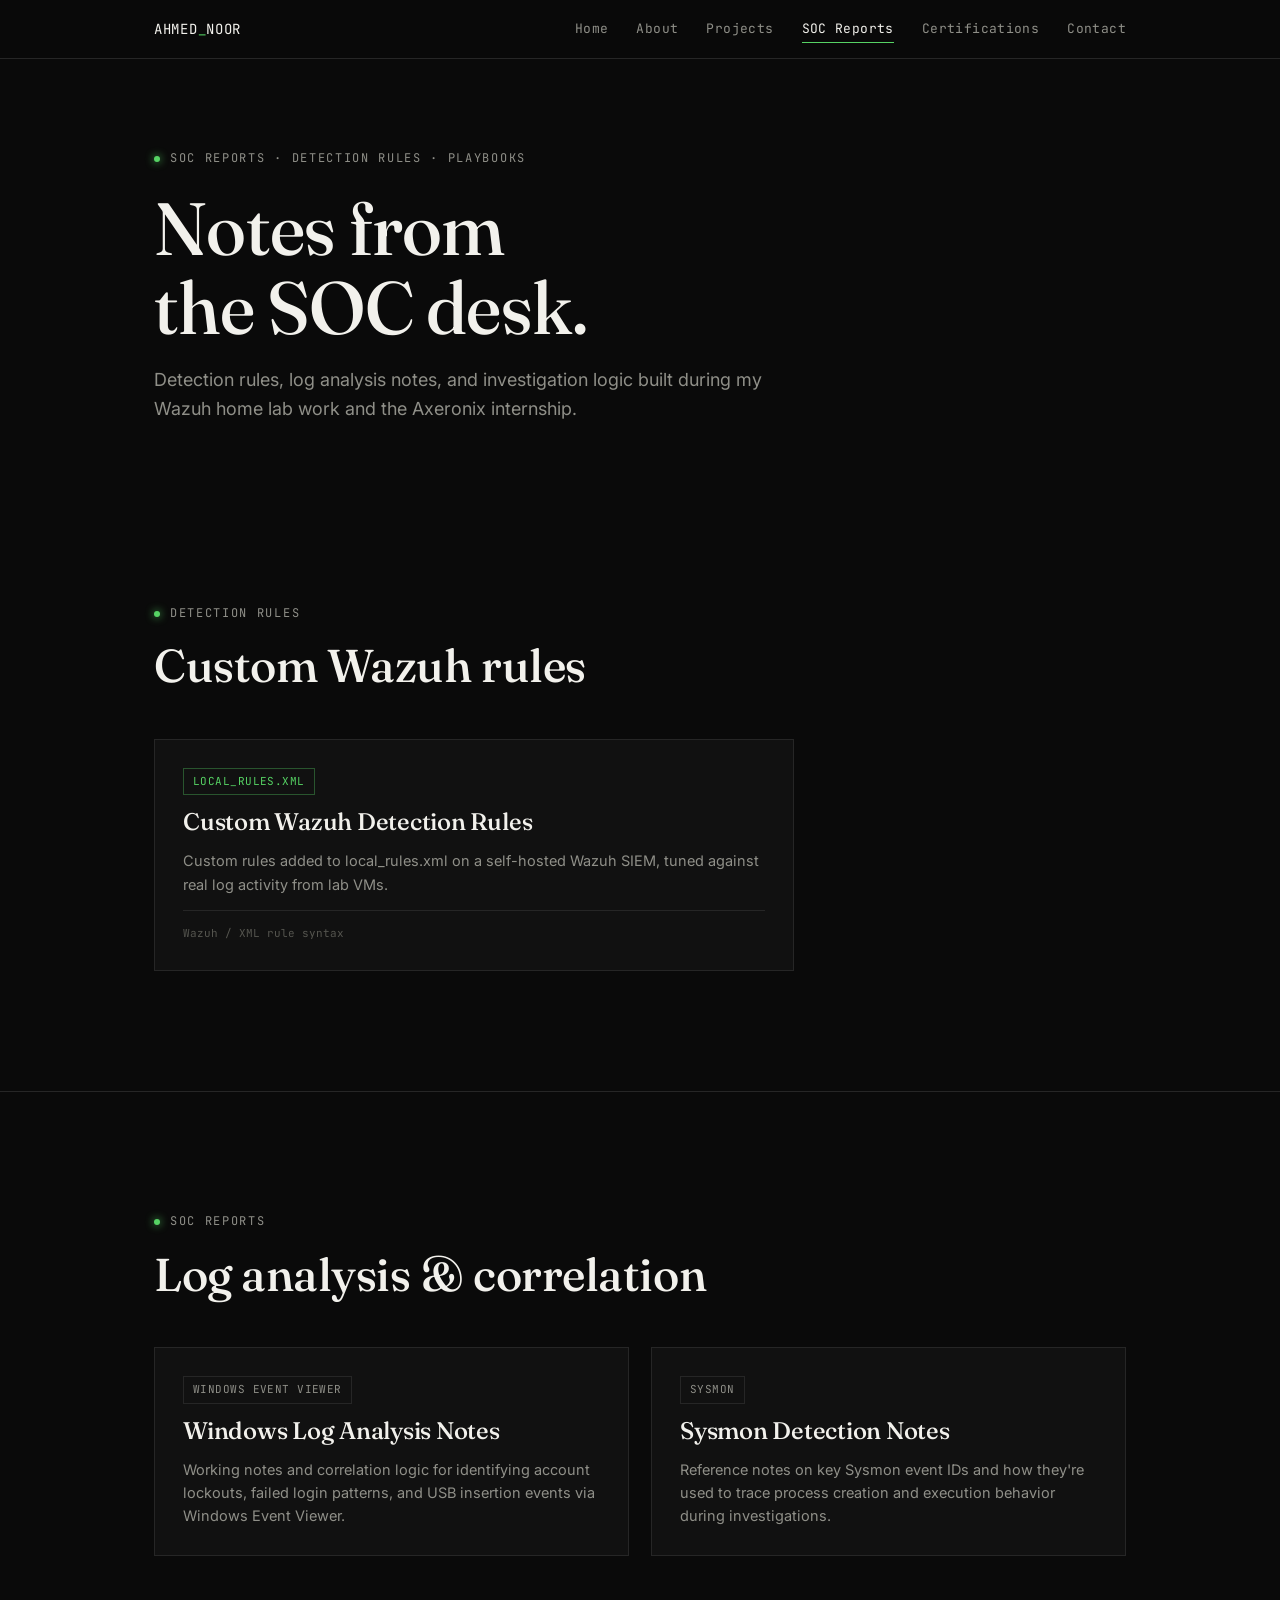
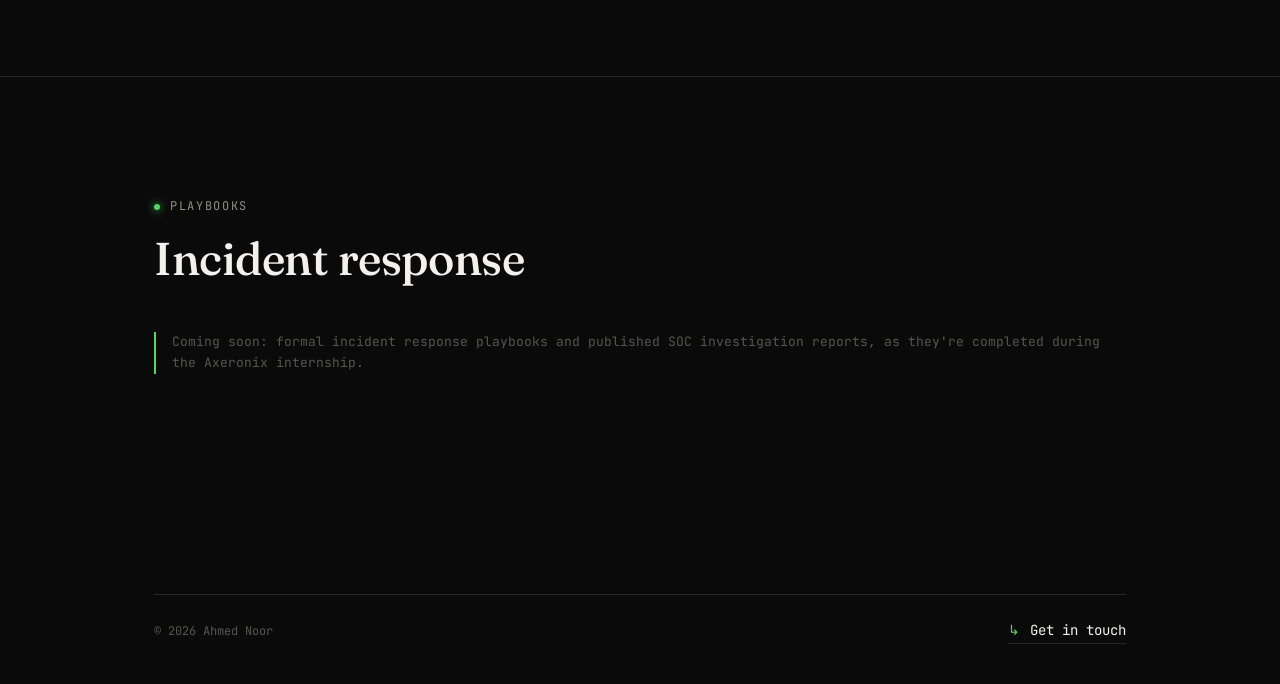
<file: soc-reports.html>
<!DOCTYPE html>
<html lang="en">
<head>
<meta charset="UTF-8">
<meta name="viewport" content="width=device-width, initial-scale=1.0">
<title>SOC Reports — Ahmed Noor</title>
<link rel="stylesheet" href="css/style.css">
</head>
<body>

<header class="site-nav">
  <div class="nav-inner">
    <a href="index.html" class="nav-logo">AHMED<span>_</span>NOOR</a>
    <nav>
      <ul class="nav-links">
        <li><a href="index.html">Home</a></li>
        <li><a href="about.html">About</a></li>
        <li><a href="projects.html">Projects</a></li>
        <li><a href="soc-reports.html">SOC Reports</a></li>
        <li><a href="certifications.html">Certifications</a></li>
        <li><a href="contact.html">Contact</a></li>
      </ul>
    </nav>
    <button class="nav-toggle">MENU</button>
  </div>
</header>

<main class="wrap">
  <section class="page-hero" style="border-bottom:none;">
    <div class="eyebrow">SOC Reports · Detection Rules · Playbooks</div>
    <h1>Notes from<br>the SOC desk.</h1>
    <p class="lede">Detection rules, log analysis notes, and investigation logic built during my Wazuh home lab work and the Axeronix internship.</p>
  </section>
</main>

<section>
  <div class="wrap">
    <div class="section-head">
      <div class="eyebrow">Detection Rules</div>
      <h2>Custom Wazuh rules</h2>
    </div>
    <div class="card" style="max-width:640px;">
      <div class="tag-row"><span class="tag status-live">local_rules.xml</span></div>
      <h3>Custom Wazuh Detection Rules</h3>
      <p>Custom rules added to local_rules.xml on a self-hosted Wazuh SIEM, tuned against real log activity from lab VMs.</p>
      <div class="card-meta">Wazuh / XML rule syntax</div>
    </div>
  </div>
</section>

<section>
  <div class="wrap">
    <div class="section-head">
      <div class="eyebrow">SOC Reports</div>
      <h2>Log analysis &amp; correlation</h2>
    </div>
    <div class="grid cols-2">
      <div class="card">
        <div class="tag-row"><span class="tag">Windows Event Viewer</span></div>
        <h3>Windows Log Analysis Notes</h3>
        <p>Working notes and correlation logic for identifying account lockouts, failed login patterns, and USB insertion events via Windows Event Viewer.</p>
      </div>
      <div class="card">
        <div class="tag-row"><span class="tag">Sysmon</span></div>
        <h3>Sysmon Detection Notes</h3>
        <p>Reference notes on key Sysmon event IDs and how they're used to trace process creation and execution behavior during investigations.</p>
      </div>
    </div>
  </div>
</section>

<section style="border-bottom:none;">
  <div class="wrap">
    <div class="section-head">
      <div class="eyebrow">Playbooks</div>
      <h2>Incident response</h2>
    </div>
    <p class="note">Coming soon: formal incident response playbooks and published SOC investigation reports, as they're completed during the Axeronix internship.</p>
  </div>
</section>

<footer>
  <div class="wrap">
    <div class="foot-bottom">
      <span>© 2026 Ahmed Noor</span>
      <a class="arrow-link" href="contact.html"><span class="glyph">↳</span> Get in touch</a>
    </div>
  </div>
</footer>

<script src="js/script.js"></script>
</body>
</html>
</file>
<file: css/style.css>
/* ===========================================================
   Ahmed Noor — SOC Portfolio
   Design: monochrome, editorial serif headings, terminal-mono
   accents. A single hairline-green cursor is the only color,
   used sparingly to nod at "live monitoring" without overdoing it.
   =========================================================== */

@import url('https://fonts.googleapis.com/css2?family=Fraunces:ital,opsz,wght@0,9..144,300;0,9..144,400;0,9..144,500;0,9..144,600;1,9..144,400&family=Inter:wght@400;500;600&family=JetBrains+Mono:wght@400;500&display=swap');

:root{
  --bg:        #0a0a0a;
  --bg-raised: #111111;
  --line:      #262626;
  --ink:       #f2f1ec;
  --ink-dim:   #8f8f88;
  --ink-faint: #55554f;
  --signal:    #56d364; /* the one accent — used sparingly */

  --serif: 'Fraunces', 'Georgia', serif;
  --sans:  'Inter', -apple-system, sans-serif;
  --mono:  'JetBrains Mono', monospace;

  --max: 1100px;
  --pad: clamp(24px, 5vw, 64px);
}

*{ box-sizing: border-box; margin:0; padding:0; }

html{ scroll-behavior: smooth; }

body{
  background: var(--bg);
  color: var(--ink);
  font-family: var(--sans);
  font-size: 16px;
  line-height: 1.6;
  -webkit-font-smoothing: antialiased;
}

a{ color: inherit; text-decoration: none; }

img{ max-width: 100%; display:block; }

::selection{ background: var(--signal); color: #06120a; }

:focus-visible{
  outline: 1px solid var(--signal);
  outline-offset: 4px;
}

.wrap{
  max-width: var(--max);
  margin: 0 auto;
  padding-left: var(--pad);
  padding-right: var(--pad);
}

/* ---------- eyebrow / mono labels ---------- */
.eyebrow{
  font-family: var(--mono);
  font-size: 12px;
  letter-spacing: 0.14em;
  text-transform: uppercase;
  color: var(--ink-dim);
  display: flex;
  align-items: center;
  gap: 10px;
}
.eyebrow::before{
  content: '';
  width: 6px; height: 6px;
  background: var(--signal);
  border-radius: 50%;
  box-shadow: 0 0 8px var(--signal);
}

/* ---------- nav ---------- */
header.site-nav{
  position: sticky;
  top: 0;
  z-index: 50;
  background: rgba(10,10,10,0.85);
  backdrop-filter: blur(10px);
  border-bottom: 1px solid var(--line);
}
.nav-inner{
  max-width: var(--max);
  margin: 0 auto;
  padding: 18px var(--pad);
  display: flex;
  align-items: center;
  justify-content: space-between;
}
.nav-logo{
  font-family: var(--mono);
  font-size: 14px;
  letter-spacing: 0.05em;
}
.nav-logo span{ color: var(--signal); }

.nav-links{
  display: flex;
  gap: 28px;
  list-style: none;
  font-family: var(--mono);
  font-size: 13px;
  letter-spacing: 0.03em;
}
.nav-links a{
  color: var(--ink-dim);
  transition: color .2s ease;
  position: relative;
}
.nav-links a:hover, .nav-links a.active{ color: var(--ink); }
.nav-links a.active::after{
  content:'';
  position:absolute;
  left:0; right:0; bottom:-6px;
  height:1px;
  background: var(--signal);
}

.nav-toggle{
  display:none;
  background:none; border:none; color:var(--ink);
  font-family: var(--mono); font-size: 13px;
  cursor:pointer;
}

@media (max-width: 760px){
  .nav-links{
    position: fixed;
    top: 61px;
    left: 0;
    right: 0;
    bottom: 0;
    z-index: 100;
    background: var(--bg);
    flex-direction: column;
    padding: 32px var(--pad);
    gap: 22px;
    font-size: 16px;
    transform: translateY(-115%);
    opacity: 0;
    visibility: hidden;
    transition: transform .3s ease, opacity .3s ease, visibility 0s linear .3s;
    border-top: 1px solid var(--line);
    overflow-y: auto;
  }
  .nav-links.open{
    transform: translateY(0);
    opacity: 1;
    visibility: visible;
    transition: transform .3s ease, opacity .3s ease, visibility 0s linear 0s;
  }
  .nav-toggle{ display:block; }
}

/* ---------- section rhythm ---------- */
section{
  padding: clamp(60px, 10vw, 120px) 0;
  border-bottom: 1px solid var(--line);
}
section:last-of-type{ border-bottom: none; }

h1,h2,h3{
  font-family: var(--serif);
  font-weight: 500;
  line-height: 1.08;
  letter-spacing: -0.01em;
}
h1{ font-size: clamp(40px, 7vw, 74px); }
h2{ font-size: clamp(30px, 4.5vw, 46px); }
h3{ font-size: clamp(20px, 2.5vw, 24px); font-weight: 500; }

.section-head{
  margin-bottom: 48px;
}
.section-head .eyebrow{ margin-bottom: 18px; }

p.lede{
  font-size: 18px;
  color: var(--ink-dim);
  max-width: 60ch;
}

/* ---------- buttons / links-with-arrow ---------- */
.btn{
  display: inline-flex;
  align-items: center;
  gap: 10px;
  font-family: var(--mono);
  font-size: 13px;
  letter-spacing: 0.03em;
  padding: 13px 22px;
  border: 1px solid var(--ink);
  color: var(--ink);
  transition: all .2s ease;
}
.btn:hover{ background: var(--ink); color: var(--bg); }
.btn.ghost{ border-color: var(--line); color: var(--ink-dim); }
.btn.ghost:hover{ border-color: var(--ink); color: var(--ink); background:transparent; }

.arrow-link{
  display:inline-flex;
  align-items:center;
  gap: 10px;
  font-family: var(--mono);
  font-size: 14px;
  color: var(--ink);
  border-bottom: 1px solid var(--line);
  padding-bottom: 2px;
  transition: border-color .2s ease, color .2s ease;
}
.arrow-link:hover{ border-color: var(--signal); color: var(--signal); }
.arrow-link .glyph{ color: var(--signal); }

/* ---------- hero ---------- */
.hero{
  padding-top: clamp(60px, 9vw, 100px);
  display: grid;
  grid-template-columns: 1.2fr 0.8fr;
  gap: 40px;
  align-items: center;
}
@media (max-width: 800px){
  .hero{ grid-template-columns: 1fr; }
  .hero-photo{ order: -1; max-width: 260px; margin: 0 auto; }
}

.hero h1{ margin: 22px 0 26px; }
.hero .tagline{
  font-size: 16px;
  color: var(--ink-dim);
  max-width: 46ch;
  margin-bottom: 34px;
}
.cursor{
  display:inline-block;
  width: 9px; height: 1.1em;
  background: var(--signal);
  margin-left: 3px;
  vertical-align: -2px;
  animation: blink 1s steps(1) infinite;
}
@keyframes blink{ 50%{ opacity:0; } }

.role-pill{
  display:inline-flex;
  align-items:center;
  gap: 10px;
  font-family: var(--mono);
  font-size: 13px;
  color: var(--ink-dim);
  border: 1px solid var(--line);
  padding: 10px 18px;
  border-radius: 999px;
}

.hero-photo{
  position: relative;
  padding-bottom: 22px; /* room for the badge so it never gets clipped */
}
.hero-photo .photo-frame{
  position: relative;
  border-radius: 46% 54% 58% 42% / 52% 44% 56% 48%;
  overflow: hidden;
  border: 1px solid var(--line);
  aspect-ratio: 4/5;
}
.hero-photo img{
  width:100%; height:100%; object-fit: cover;
  filter: grayscale(1) contrast(1.08);
}
.hero-photo .photo-frame::after{
  content:'';
  position:absolute; inset:0;
  background: repeating-linear-gradient(
    0deg, rgba(86,211,100,0.05) 0px, rgba(86,211,100,0.05) 1px,
    transparent 1px, transparent 3px
  );
  pointer-events: none;
}
.hero-photo .scan-tag{
  position: absolute;
  bottom: 0;
  left: 50%;
  transform: translateX(-50%);
  font-family: var(--mono);
  font-size: 11px;
  color: var(--signal);
  background: rgba(6,10,7,0.9);
  padding: 6px 12px;
  border: 1px solid rgba(86,211,100,0.35);
  letter-spacing: 0.05em;
  white-space: nowrap;
  z-index: 2;
}

/* ---------- cards / grids ---------- */
.grid{
  display: grid;
  gap: 22px;
}
.grid.cols-2{ grid-template-columns: repeat(2, 1fr); }
.grid.cols-3{ grid-template-columns: repeat(3, 1fr); }
@media (max-width: 760px){
  .grid.cols-2, .grid.cols-3{ grid-template-columns: 1fr; }
}

.card{
  border: 1px solid var(--line);
  background: var(--bg-raised);
  padding: 28px;
  display: flex;
  flex-direction: column;
  gap: 14px;
  transition: border-color .2s ease, transform .2s ease;
}
.card:hover{ border-color: #3a3a3a; transform: translateY(-2px); }

.card .tag-row{
  display:flex; flex-wrap:wrap; gap:8px;
}
.tag{
  font-family: var(--mono);
  font-size: 11px;
  letter-spacing: 0.04em;
  color: var(--ink-dim);
  border: 1px solid var(--line);
  padding: 4px 9px;
  text-transform: uppercase;
}
.tag.status-live{ color: var(--signal); border-color: rgba(86,211,100,0.35); }

/* status color variants */
.tag.status-complete{ color: #56d364; border-color: rgba(86,211,100,0.4); background: rgba(86,211,100,0.06); }
.tag.status-progress{ color: #e3b341; border-color: rgba(227,179,65,0.4); background: rgba(227,179,65,0.06); }
.tag.status-pending{  color: #e3b341; border-color: rgba(227,179,65,0.4); background: rgba(227,179,65,0.06); }
.tag.status-longterm{ color: #58a6ff; border-color: rgba(88,166,255,0.4); background: rgba(88,166,255,0.06); }
.tag.status-planned{  color: #e3b341; border-color: rgba(227,179,65,0.4); background: rgba(227,179,65,0.06); }

.card h3{ margin: 0; }
.card p{ color: var(--ink-dim); font-size: 14.5px; }

.card .card-meta{
  margin-top: auto;
  font-family: var(--mono);
  font-size: 11px;
  color: var(--ink-faint);
  padding-top: 14px;
  border-top: 1px solid var(--line);
}

/* ---------- timeline / list rows ---------- */
.rows{ display:flex; flex-direction:column; }
.row{
  display: grid;
  grid-template-columns: 200px 1fr;
  gap: 32px;
  padding: 26px 0;
  border-top: 1px solid var(--line);
}
.rows .row:last-child{ border-bottom: 1px solid var(--line); }
@media (max-width: 700px){
  .row{ grid-template-columns: 1fr; gap: 8px; }
}
.row .row-label{
  font-family: var(--mono);
  font-size: 12px;
  color: var(--ink-faint);
  letter-spacing: 0.04em;
  text-transform: uppercase;
  padding-top: 4px;
}
.row h3{ margin-bottom: 6px; }
.row p{ color: var(--ink-dim); font-size: 14.5px; }
.row ul{ margin-top: 10px; padding-left: 18px; color: var(--ink-dim); font-size: 14.5px; }
.row li{ margin-bottom: 4px; }

/* ---------- skills ---------- */
.skill-block{
  border-top: 1px solid var(--line);
  padding: 22px 0;
}
.skill-block:last-child{ border-bottom: 1px solid var(--line); }
.skill-block .skill-label{
  font-family: var(--mono);
  font-size: 12px;
  color: var(--ink-faint);
  text-transform: uppercase;
  letter-spacing: 0.05em;
  margin-bottom: 10px;
}
.skill-block .skill-items{ color: var(--ink-dim); font-size: 15px; }

/* ---------- quote / statement break ---------- */
.statement{
  padding: clamp(70px, 12vw, 130px) 0;
  text-align: left;
}
.statement h2{
  max-width: 16ch;
  font-style: italic;
  font-weight: 400;
}

/* ---------- footer / contact ---------- */
footer{
  padding: clamp(60px,10vw,100px) 0 40px;
}
.contact-grid{
  display:grid;
  grid-template-columns: repeat(3,1fr);
  gap: 30px;
  margin: 40px 0 60px;
}
@media (max-width: 700px){ .contact-grid{ grid-template-columns: 1fr; } }
.contact-grid .label{
  font-family: var(--mono);
  font-size: 12px;
  color: var(--ink-faint);
  text-transform: uppercase;
  letter-spacing: 0.05em;
  margin-bottom: 10px;
}
.contact-grid .value{ color: var(--ink-dim); font-size: 15px; }
.contact-grid a.value:hover{ color: var(--signal); }

.foot-bottom{
  display:flex; justify-content:space-between; align-items:center;
  flex-wrap:wrap; gap:16px;
  font-family: var(--mono);
  font-size: 12px;
  color: var(--ink-faint);
  padding-top: 24px;
  border-top: 1px solid var(--line);
}

/* ---------- page hero (non-home pages) ---------- */
.page-hero{
  padding-top: clamp(50px,8vw,90px);
  padding-bottom: clamp(40px,6vw,60px);
}
.page-hero h1{ margin-top: 20px; }
.page-hero p.lede{ margin-top: 18px; }

/* ---------- coming soon note ---------- */
.note{
  font-family: var(--mono);
  font-size: 13px;
  color: var(--ink-faint);
  border-left: 2px solid var(--signal);
  padding-left: 16px;
  margin-top: 36px;
}

/* ---------- clickable card ---------- */
.card.clickable{ cursor: pointer; }
.card.clickable:hover{ border-color: var(--signal); }
.card .view-hint{
  font-family: var(--mono);
  font-size: 11px;
  color: var(--signal);
  margin-top: 2px;
}

/* ---------- lightbox / certificate modal ---------- */
.lightbox{
  position: fixed;
  inset: 0;
  background: rgba(6,6,6,0.92);
  display: none;
  align-items: center;
  justify-content: center;
  z-index: 200;
  padding: 24px;
}
.lightbox.open{ display: flex; }
.lightbox img{
  max-width: min(90vw, 700px);
  max-height: 85vh;
  border: 1px solid var(--line);
  background: #fff;
}
.lightbox-close{
  position: absolute;
  top: 24px; right: 24px;
  font-family: var(--mono);
  font-size: 13px;
  color: var(--ink);
  border: 1px solid var(--line);
  padding: 10px 16px;
  background: var(--bg-raised);
  cursor: pointer;
}
.lightbox-close:hover{ border-color: var(--signal); color: var(--signal); }
</file>
